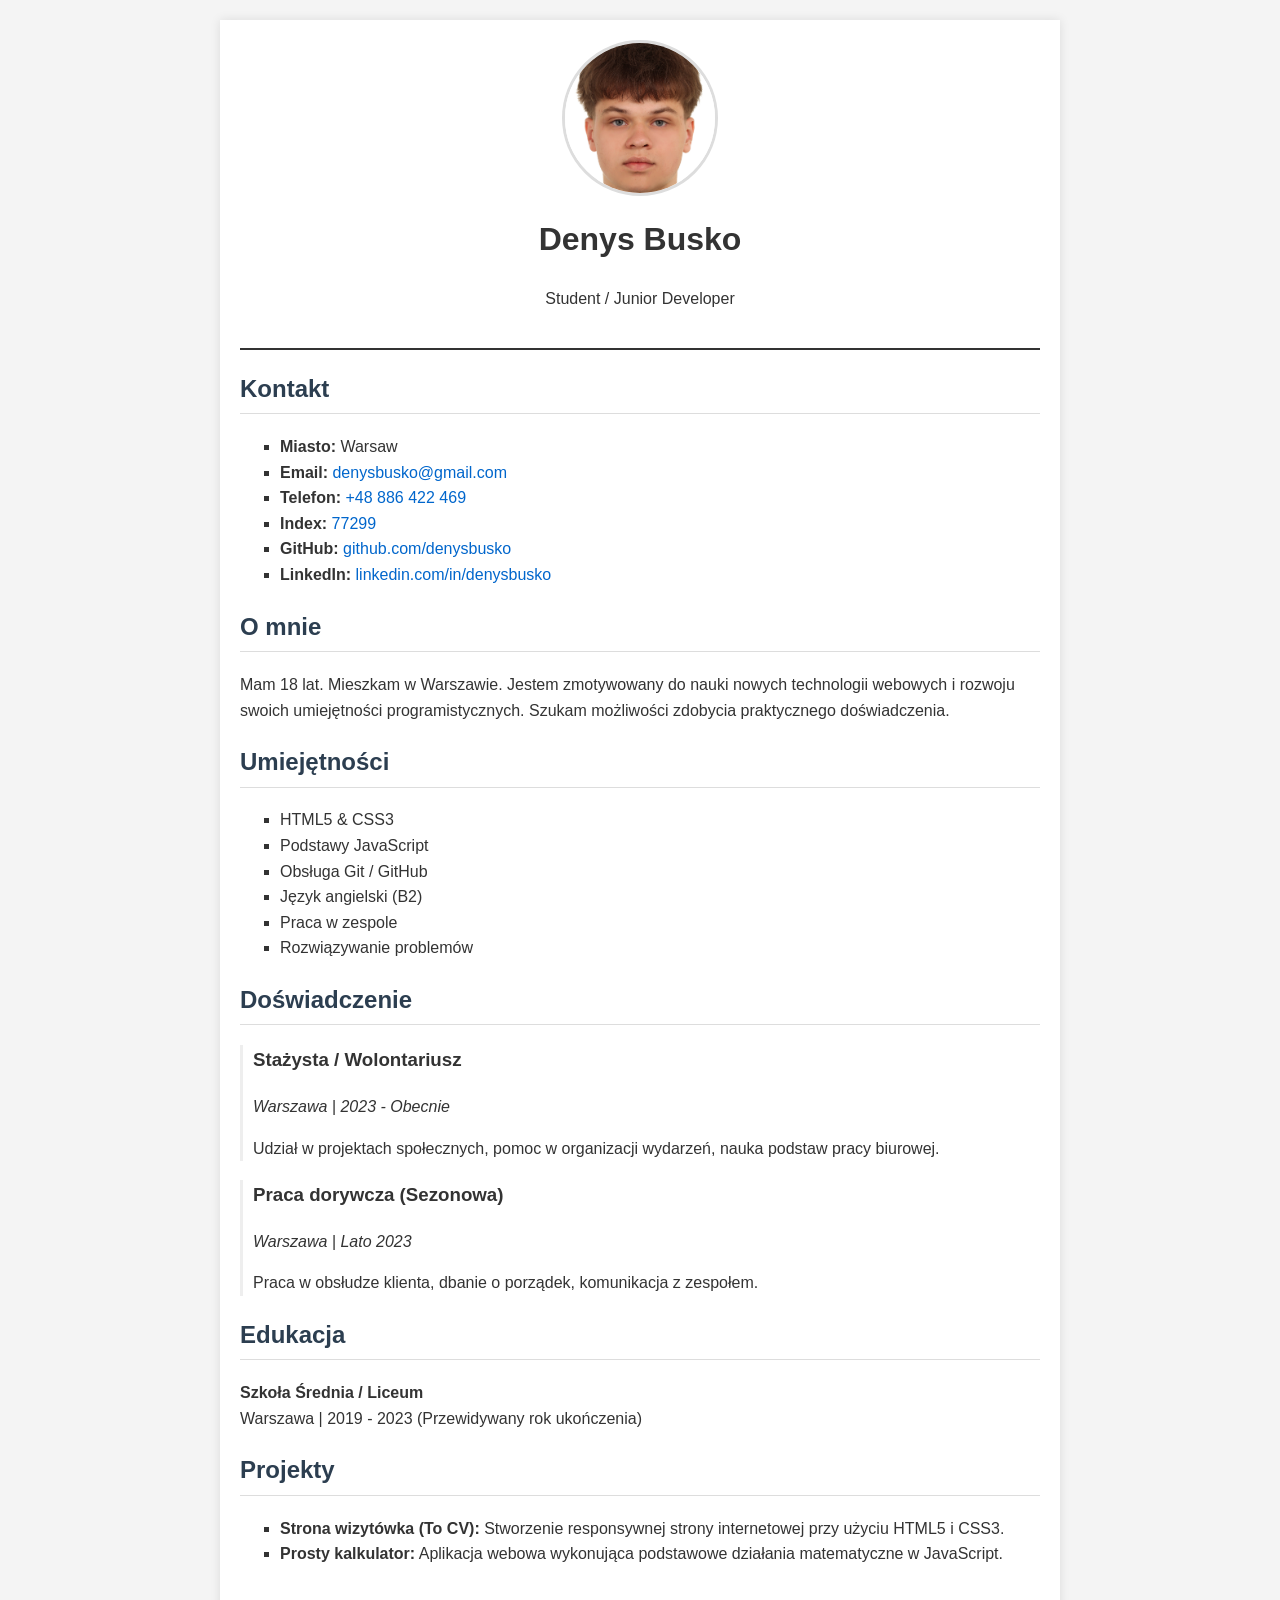
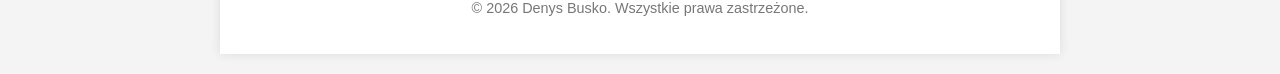
<file: zad1_cv/index.html>
<!DOCTYPE html>
<html lang="pl">
<head>
    <meta charset="UTF-8">
    <meta name="viewport" content="width=device-width, initial-scale=1.0">
    <title>CV - Denys Busko</title>
    <style>
        /* Простые стили для читаемости (не шаблон, а базовое оформление) */
        body {
            font-family: Arial, sans-serif;
            line-height: 1.6;
            margin: 0;
            padding: 0;
            background-color: #f4f4f4;
            color: #333;
        }
        .container {
            max-width: 800px;
            margin: 20px auto;
            background: #fff;
            padding: 20px;
            box-shadow: 0 0 10px rgba(0,0,0,0.1);
        }
        header {
            text-align: center;
            border-bottom: 2px solid #333;
            padding-bottom: 20px;
            margin-bottom: 20px;
        }
        header img {
            width: 150px;
            height: 150px;
            border-radius: 50%;
            object-fit: cover;
            border: 3px solid #ddd;
        }
        h1 { margin-top: 10px; }
        section { margin-bottom: 20px; }
        h2 { border-bottom: 1px solid #ddd; padding-bottom: 5px; color: #2c3e50; }
        ul { list-style-type: square; }
        article { margin-bottom: 15px; padding-left: 10px; border-left: 3px solid #eee; }
        footer { text-align: center; margin-top: 30px; font-size: 0.9em; color: #777; }
        a { color: #0066cc; text-decoration: none; }
        a:hover { text-decoration: underline; }
    </style>
</head>
<body>

    <div class="container">
   
        <header>
           
            <img src="ph.jpg" alt="Zdjęcie Denys Busko">
            <h1>Denys Busko</h1>
            <p>Student / Junior Developer</p>
        </header>

        <main>
            <!-- Sekcja: Kontakt -->
            <section id="kontakt">
                <h2>Kontakt</h2>
                <ul>
                    <li><strong>Miasto:</strong> Warsaw </li>
                    <li><strong>Email:</strong> <a href="mailto:denysbusko@gmail.com">denysbusko@gmail.com</a></li>
                    <li><strong>Telefon:</strong> <a href="tel:+48886422469">+48 886 422 469</a></li>
					<li><strong>Index:</strong> <a href="tel:+48886422469">77299</a></li>
                    <!-- Linki zewnętrzne  -->
                    <li><strong>GitHub:</strong> <a href="https://github.com/" target="_blank" rel="noopener noreferrer">github.com/denysbusko</a></li>
                    <li><strong>LinkedIn:</strong> <a href="https://linkedin.com/" target="_blank" rel="noopener noreferrer">linkedin.com/in/denysbusko</a></li>
                </ul>
            </section>

            <!--  O mnie -->
            <section id="o-mnie">
                <h2>O mnie</h2>
                <p>Mam 18 lat. Mieszkam w Warszawie. Jestem zmotywowany do nauki nowych technologii webowych i rozwoju swoich umiejętności programistycznych. Szukam możliwości zdobycia praktycznego doświadczenia.</p>
            </section>

            <!-- Umiejętności  -->
            <section id="umiejetnosci">
                <h2>Umiejętności</h2>
                <ul>
                    <li>HTML5 & CSS3</li>
                    <li>Podstawy JavaScript</li>
                    <li>Obsługa Git / GitHub</li>
                    <li>Język angielski (B2)</li>
                    <li>Praca w zespole</li>
                    <li>Rozwiązywanie problemów</li>
                </ul>
            </section>

            <!--  Doświadczenie  -->
            <section id="doswiadczenie">
                <h2>Doświadczenie</h2>
                
                <article>
                    <h3>Stażysta / Wolontariusz</h3>
                    <p><em>Warszawa | 2023 - Obecnie</em></p>
                    <p>Udział w projektach społecznych, pomoc w organizacji wydarzeń, nauka podstaw pracy biurowej.</p>
                </article>

                <article>
                    <h3>Praca dorywcza (Sezonowa)</h3>
                    <p><em>Warszawa | Lato 2023</em></p>
                    <p>Praca w obsłudze klienta, dbanie o porządek, komunikacja z zespołem.</p>
                </article>
            </section>

            <!--  Edukacja -->
            <section id="edukacja">
                <h2>Edukacja</h2>
                <p><strong>Szkoła Średnia / Liceum</strong><br>
                Warszawa | 2019 - 2023 (Przewidywany rok ukończenia)</p>
            </section>

            <!--  Projekty  -->
            <section id="projekty">
                <h2>Projekty</h2>
                <ul>
                    <li><strong>Strona wizytówka (To CV):</strong> Stworzenie responsywnej strony internetowej przy użyciu HTML5 i CSS3.</li>
                    <li><strong>Prosty kalkulator:</strong> Aplikacja webowa wykonująca podstawowe działania matematyczne w JavaScript.</li>
                </ul>
            </section>
        </main>

        <footer>
            <p>&copy; 2026 Denys Busko. Wszystkie prawa zastrzeżone.</p>
        </footer>
    </div>

</body>
</html>
</file>
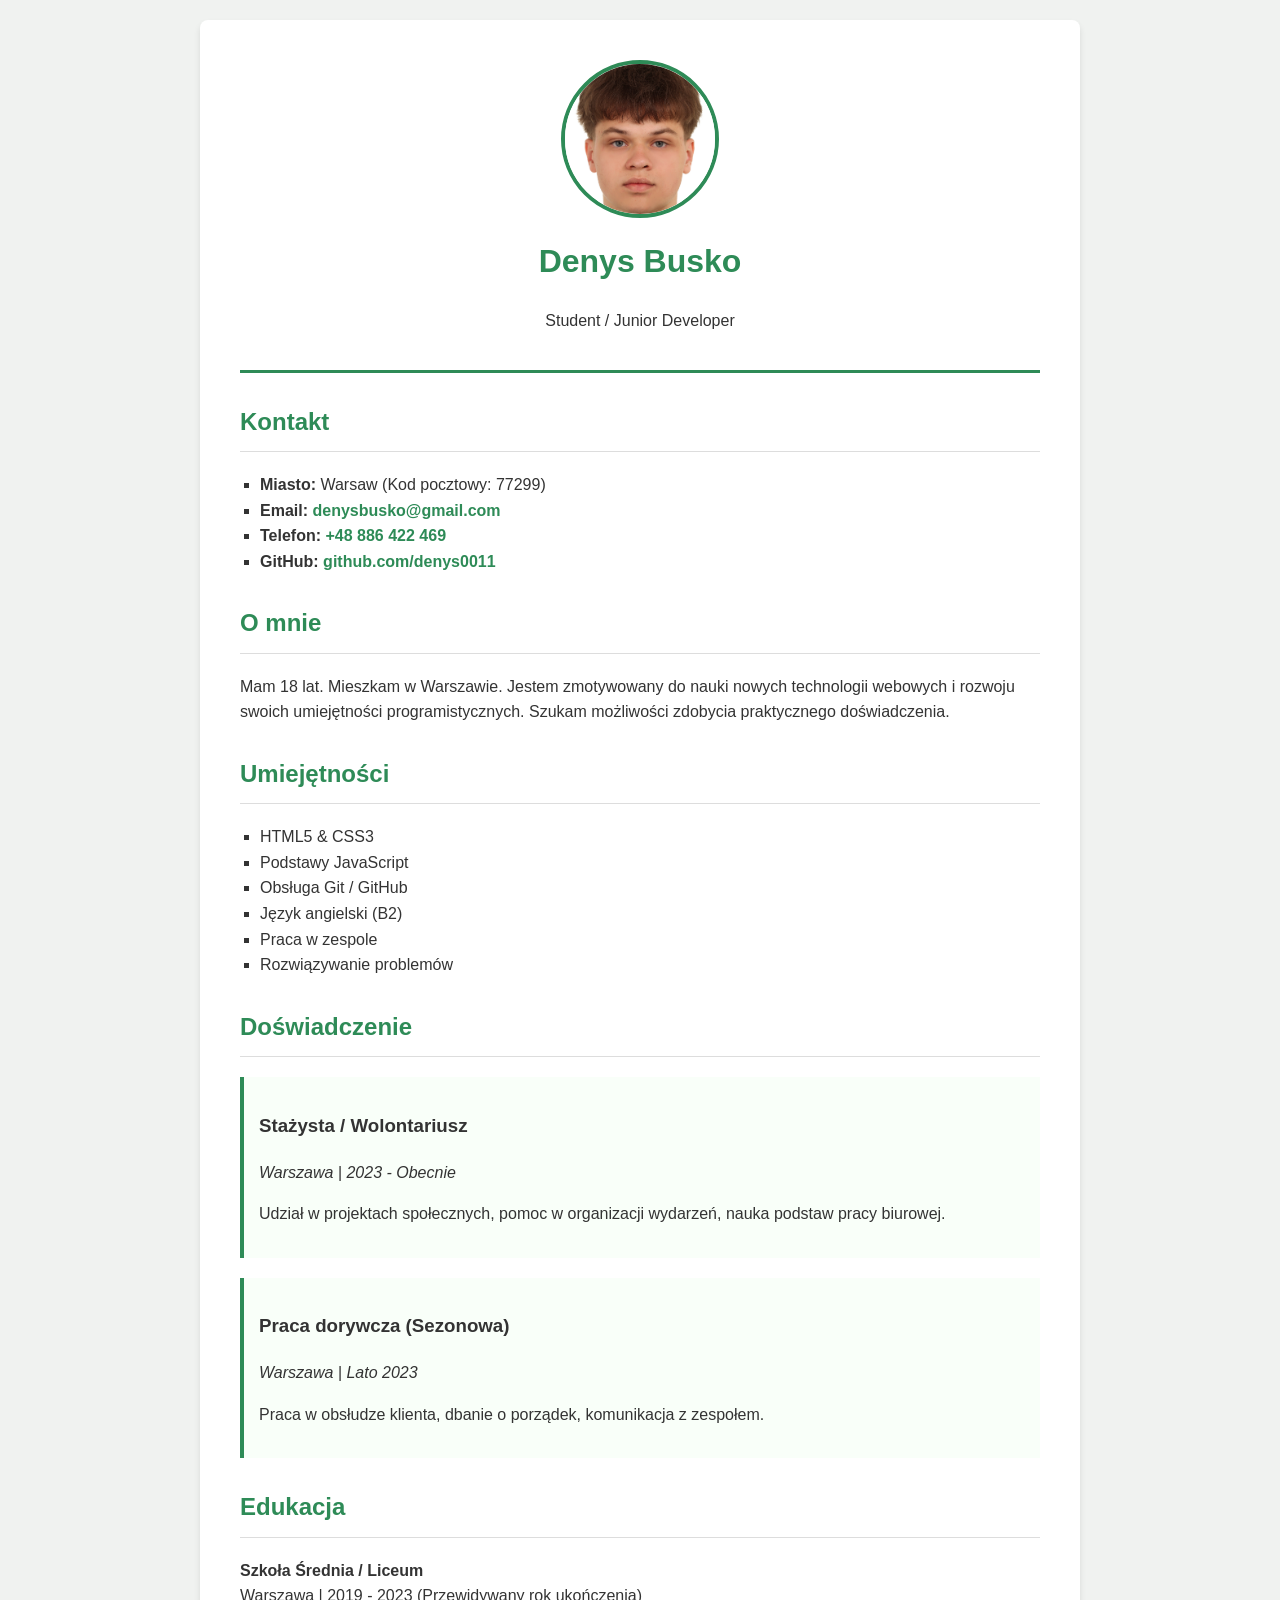
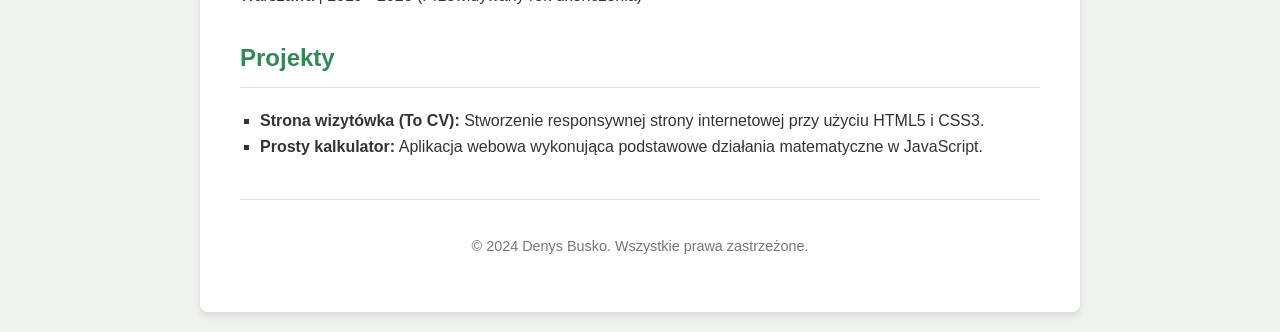
<file: zad2_css/index.html>
<!DOCTYPE html>
<html lang="pl">
<head>
    <meta charset="UTF-8">
    <meta name="viewport" content="width=device-width, initial-scale=1.0">
    <title>CV - Denys Busko</title>
    <!-- Подключение внешнего файла стилей -->
    <link rel="stylesheet" href="styles.css">
</head>
<body>

    <div class="container">
        <header>
            <!-- Убедись, что фото тоже лежит в папке zad2_css -->
            <img src="photo.jpg" alt="Zdjęcie Denys Busko">
            <h1>Denys Busko</h1>
            <p>Student / Junior Developer</p>
        </header>

        <main>
            <section id="kontakt">
                <h2>Kontakt</h2>
                <ul>
                    <li><strong>Miasto:</strong> Warsaw (Kod pocztowy: 77299)</li>
                    <li><strong>Email:</strong> <a href="mailto:denysbusko@gmail.com">denysbusko@gmail.com</a></li>
                    <li><strong>Telefon:</strong> <a href="tel:+48886422469">+48 886 422 469</a></li>
                    <li><strong>GitHub:</strong> <a href="https://github.com/denys0011" target="_blank" rel="noopener noreferrer">github.com/denys0011</a></li>
                </ul>
            </section>

            <section id="o-mnie">
                <h2>O mnie</h2>
                <p>Mam 18 lat. Mieszkam w Warszawie. Jestem zmotywowany do nauki nowych technologii webowych i rozwoju swoich umiejętności programistycznych. Szukam możliwości zdobycia praktycznego doświadczenia.</p>
            </section>

            <section id="umiejetnosci">
                <h2>Umiejętności</h2>
                <ul>
                    <li>HTML5 & CSS3</li>
                    <li>Podstawy JavaScript</li>
                    <li>Obsługa Git / GitHub</li>
                    <li>Język angielski (B2)</li>
                    <li>Praca w zespole</li>
                    <li>Rozwiązywanie problemów</li>
                </ul>
            </section>

            <section id="doswiadczenie">
                <h2>Doświadczenie</h2>
                
                <article>
                    <h3>Stażysta / Wolontariusz</h3>
                    <p><em>Warszawa | 2023 - Obecnie</em></p>
                    <p>Udział w projektach społecznych, pomoc w organizacji wydarzeń, nauka podstaw pracy biurowej.</p>
                </article>

                <article>
                    <h3>Praca dorywcza (Sezonowa)</h3>
                    <p><em>Warszawa | Lato 2023</em></p>
                    <p>Praca w obsłudze klienta, dbanie o porządek, komunikacja z zespołem.</p>
                </article>
            </section>

            <section id="edukacja">
                <h2>Edukacja</h2>
                <p><strong>Szkoła Średnia / Liceum</strong><br>
                Warszawa | 2019 - 2023 (Przewidywany rok ukończenia)</p>
            </section>

            <section id="projekty">
                <h2>Projekty</h2>
                <ul>
                    <li><strong>Strona wizytówka (To CV):</strong> Stworzenie responsywnej strony internetowej przy użyciu HTML5 i CSS3.</li>
                    <li><strong>Prosty kalkulator:</strong> Aplikacja webowa wykonująca podstawowe działania matematyczne w JavaScript.</li>
                </ul>
            </section>
        </main>

        <footer>
            <p>&copy; 2024 Denys Busko. Wszystkie prawa zastrzeżone.</p>
        </footer>
    </div>

</body>
</html>
</file>
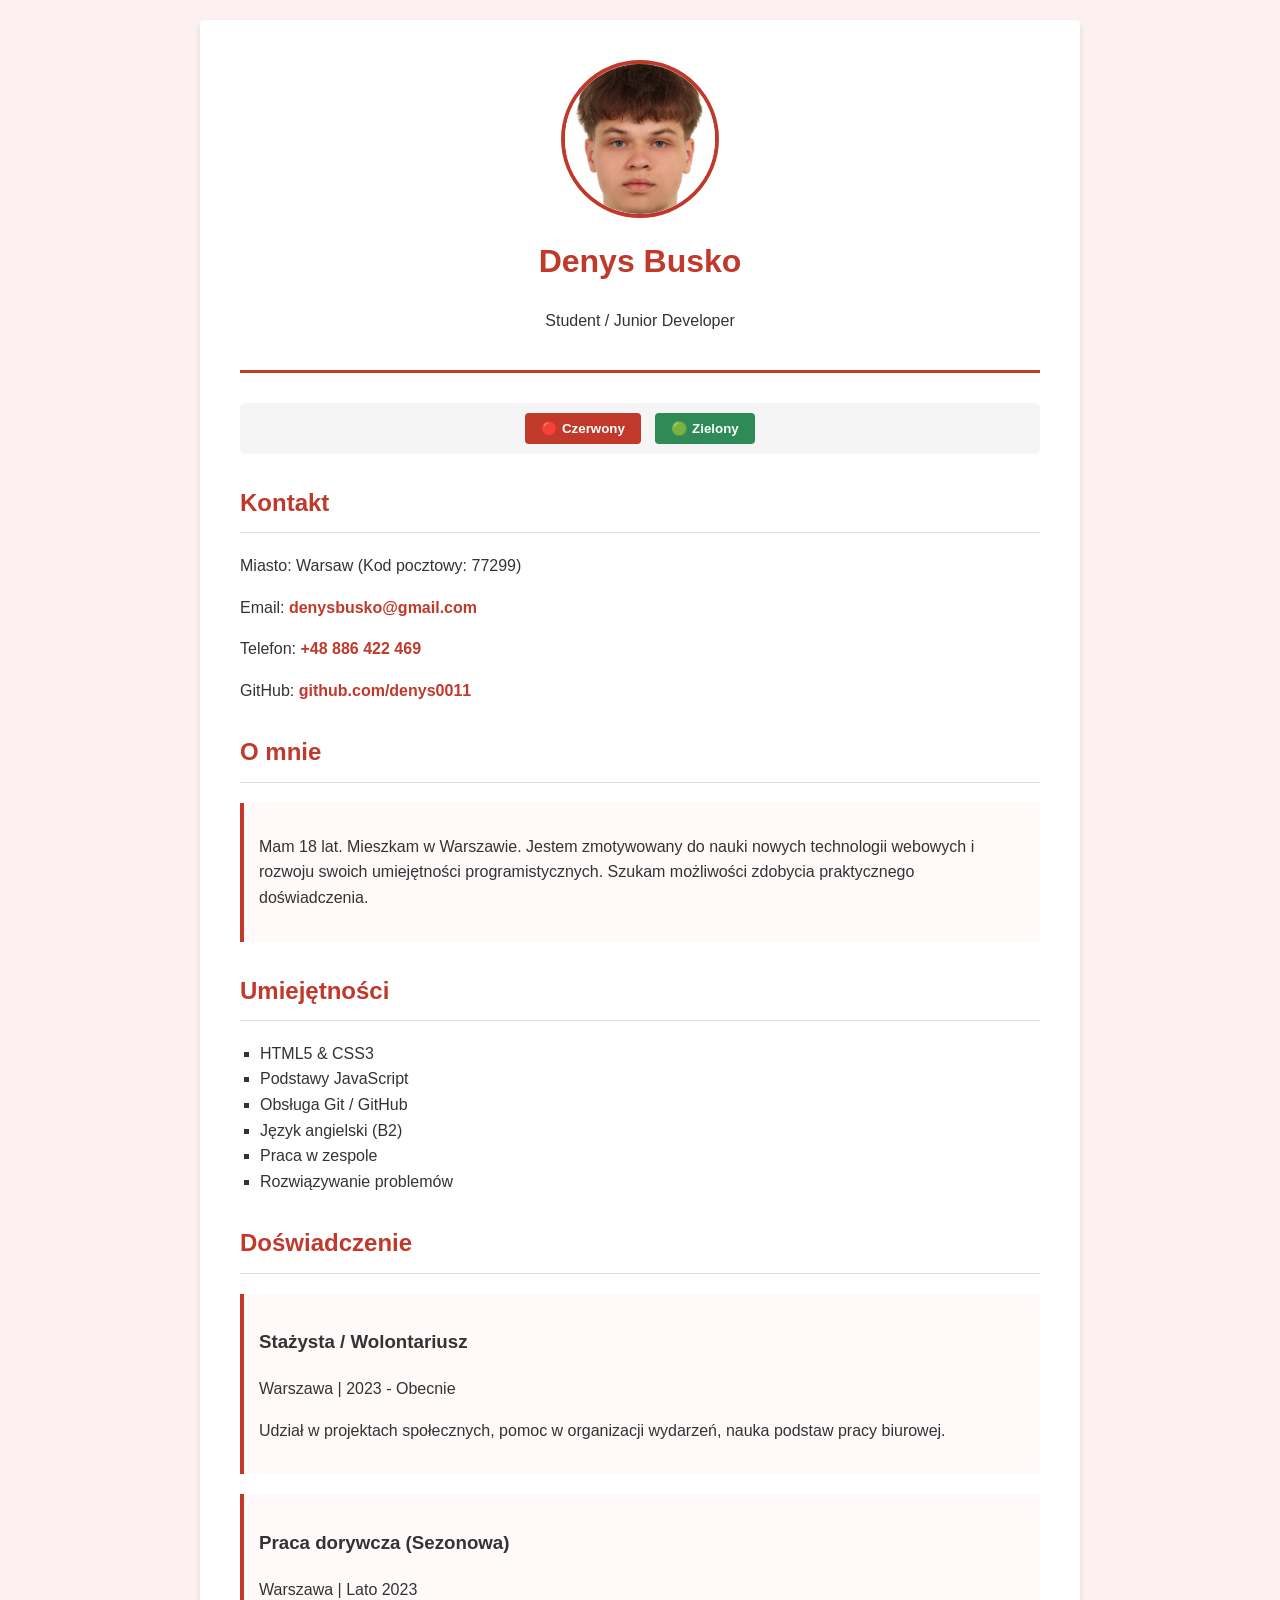
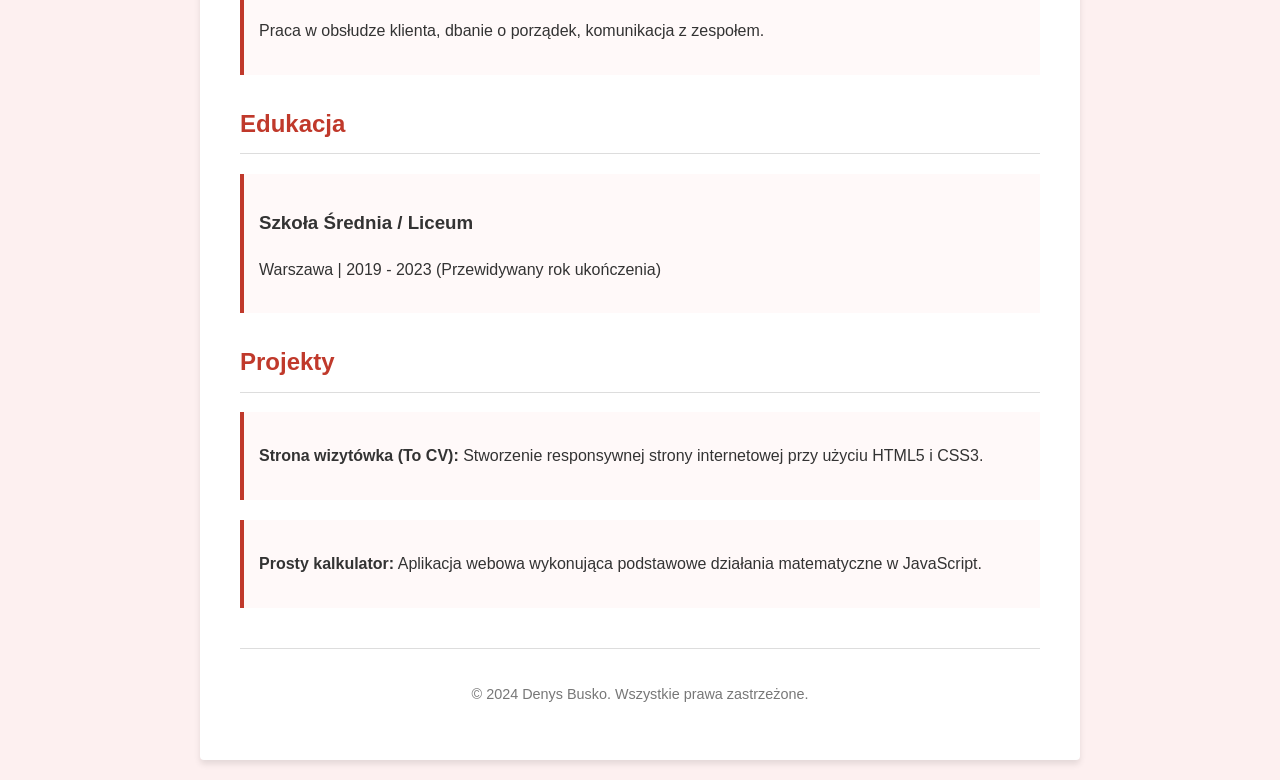
<file: zad3_css/index.html>
<!DOCTYPE html>
<html lang="pl">
<head>
    <meta charset="UTF-8">
    <meta name="viewport" content="width=device-width, initial-scale=1.0">
    <title>CV - Denys Busko</title>
    <!-- ✅ По умолчанию подключён красный мотив (требование задания) -->
    <link rel="stylesheet" href="red.css">
</head>
<body>
    <div class="container">
        <header>
            <!--  Фотография должна быть ВНУТРИ header, чтобы сработали стили -->
            <img src="photo.jpg" alt="Zdjęcie Denys Busko">
            <h1>Denys Busko</h1>
            <p>Student / Junior Developer</p>
        </header>

        <!-- 🎨 Переключатель тем (добавлен для удобства) -->
        <div style="text-align:center; margin-bottom:20px; padding:10px; background:#f5f5f5; border-radius:6px;">
            <button onclick="document.querySelector('link[rel=stylesheet]').href='red.css'" 
                    style="padding:8px 16px; margin:0 5px; background:#c0392b; color:#fff; border:none; border-radius:4px; cursor:pointer; font-weight:bold;">
                🔴 Czerwony
            </button>
            <button onclick="document.querySelector('link[rel=stylesheet]').href='green.css'" 
                    style="padding:8px 16px; margin:0 5px; background:#2e8b57; color:#fff; border:none; border-radius:4px; cursor:pointer; font-weight:bold;">
                🟢 Zielony
            </button>
        </div>

        <main>
            <section>
                <h2>Kontakt</h2>
                <p>Miasto: Warsaw (Kod pocztowy: 77299)</p>
                <p>Email: <a href="mailto:denysbusko@gmail.com">denysbusko@gmail.com</a></p>
                <p>Telefon: <a href="tel:+48886422469">+48 886 422 469</a></p>
                <p>GitHub: <a href="https://github.com/denys0011" target="_blank">github.com/denys0011</a></p>
            </section>

            <section>
                <h2>O mnie</h2>
                <article>
                    <p>Mam 18 lat. Mieszkam w Warszawie. Jestem zmotywowany do nauki nowych technologii webowych i rozwoju swoich umiejętności programistycznych. Szukam możliwości zdobycia praktycznego doświadczenia.</p>
                </article>
            </section>

            <section>
                <h2>Umiejętności</h2>
                <ul>
                    <li>HTML5 & CSS3</li>
                    <li>Podstawy JavaScript</li>
                    <li>Obsługa Git / GitHub</li>
                    <li>Język angielski (B2)</li>
                    <li>Praca w zespole</li>
                    <li>Rozwiązywanie problemów</li>
                </ul>
            </section>

            <section>
                <h2>Doświadczenie</h2>
                <article>
                    <h3>Stażysta / Wolontariusz</h3>
                    <p>Warszawa | 2023 - Obecnie</p>
                    <p>Udział w projektach społecznych, pomoc w organizacji wydarzeń, nauka podstaw pracy biurowej.</p>
                </article>
                <article>
                    <h3>Praca dorywcza (Sezonowa)</h3>
                    <p>Warszawa | Lato 2023</p>
                    <p>Praca w obsłudze klienta, dbanie o porządek, komunikacja z zespołem.</p>
                </article>
            </section>

            <section>
                <h2>Edukacja</h2>
                <article>
                    <h3>Szkoła Średnia / Liceum</h3>
                    <p>Warszawa | 2019 - 2023 (Przewidywany rok ukończenia)</p>
                </article>
            </section>

            <section>
                <h2>Projekty</h2>
                <article>
                    <p><strong>Strona wizytówka (To CV):</strong> Stworzenie responsywnej strony internetowej przy użyciu HTML5 i CSS3.</p>
                </article>
                <article>
                    <p><strong>Prosty kalkulator:</strong> Aplikacja webowa wykonująca podstawowe działania matematyczne w JavaScript.</p>
                </article>
            </section>
        </main>

        <footer>
            <p>&copy; 2024 Denys Busko. Wszystkie prawa zastrzeżone.</p>
        </footer>
    </div>
</body>
</html>
</file>
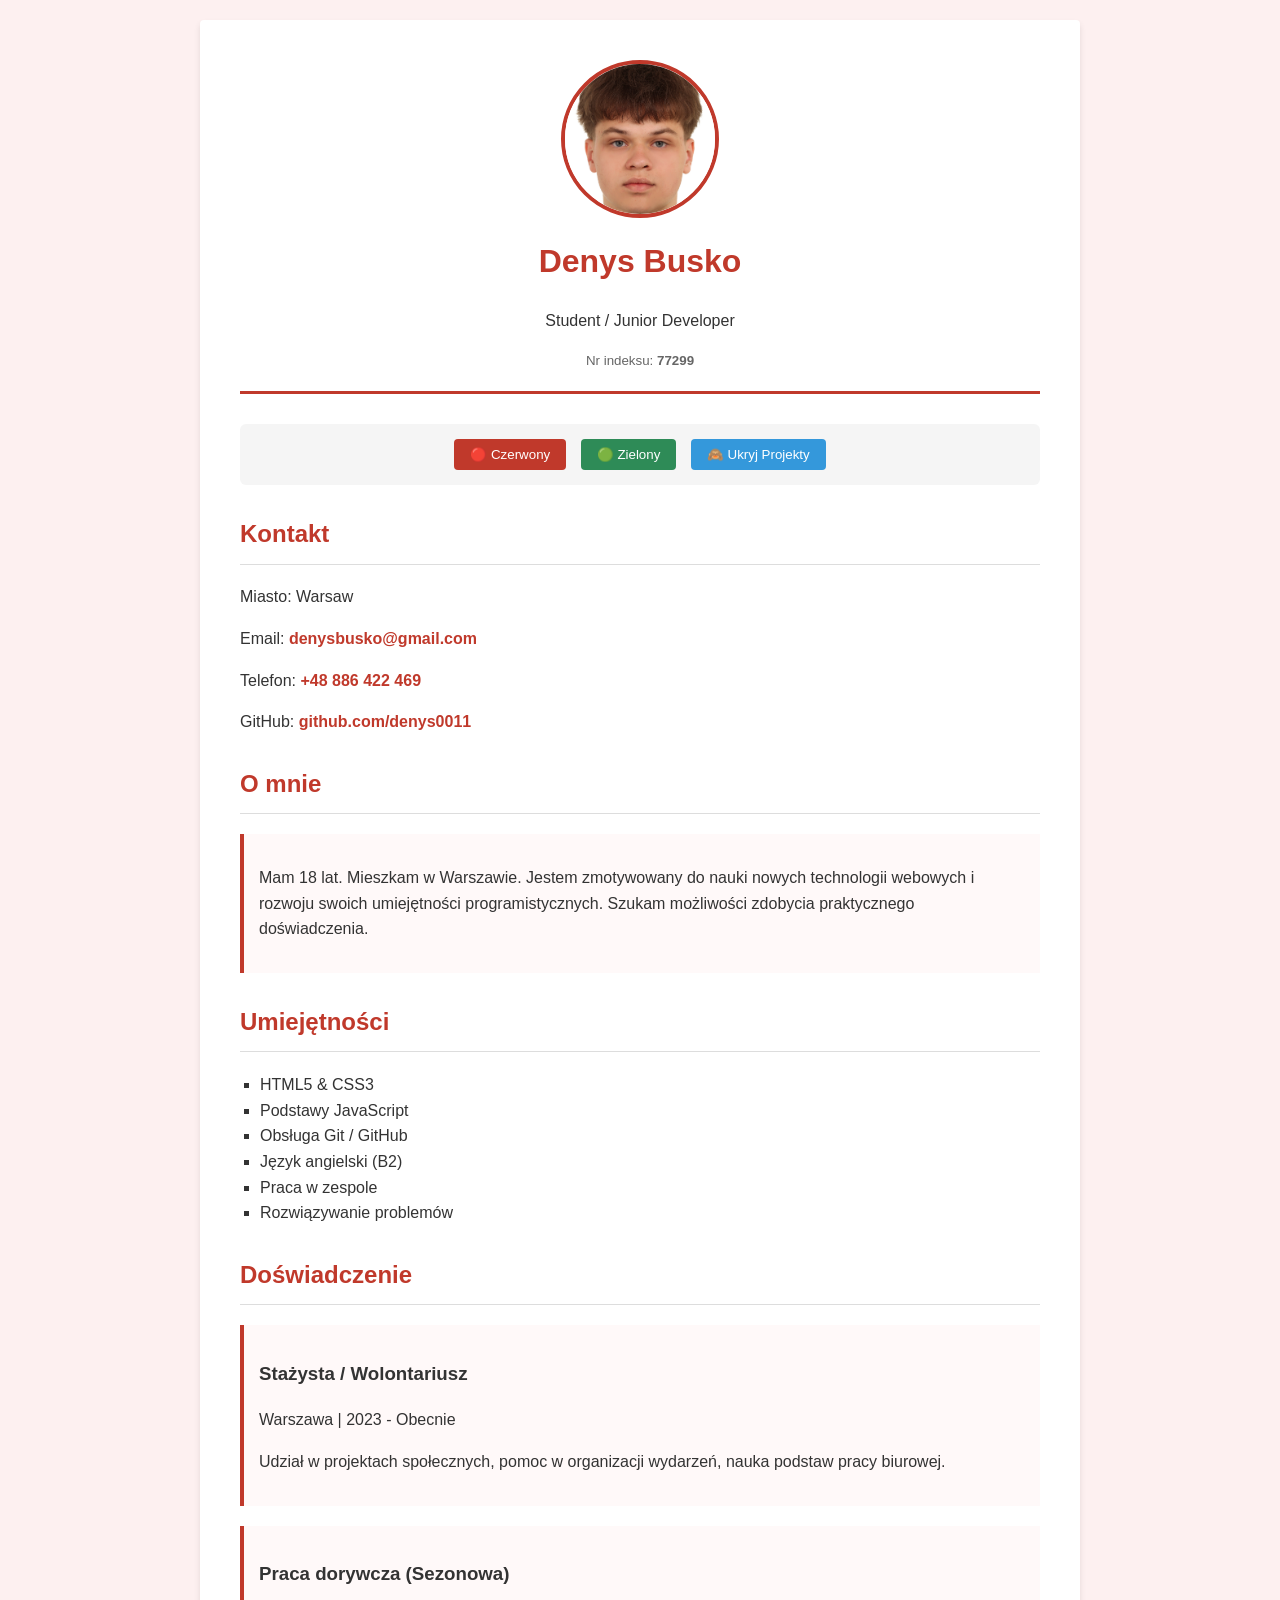
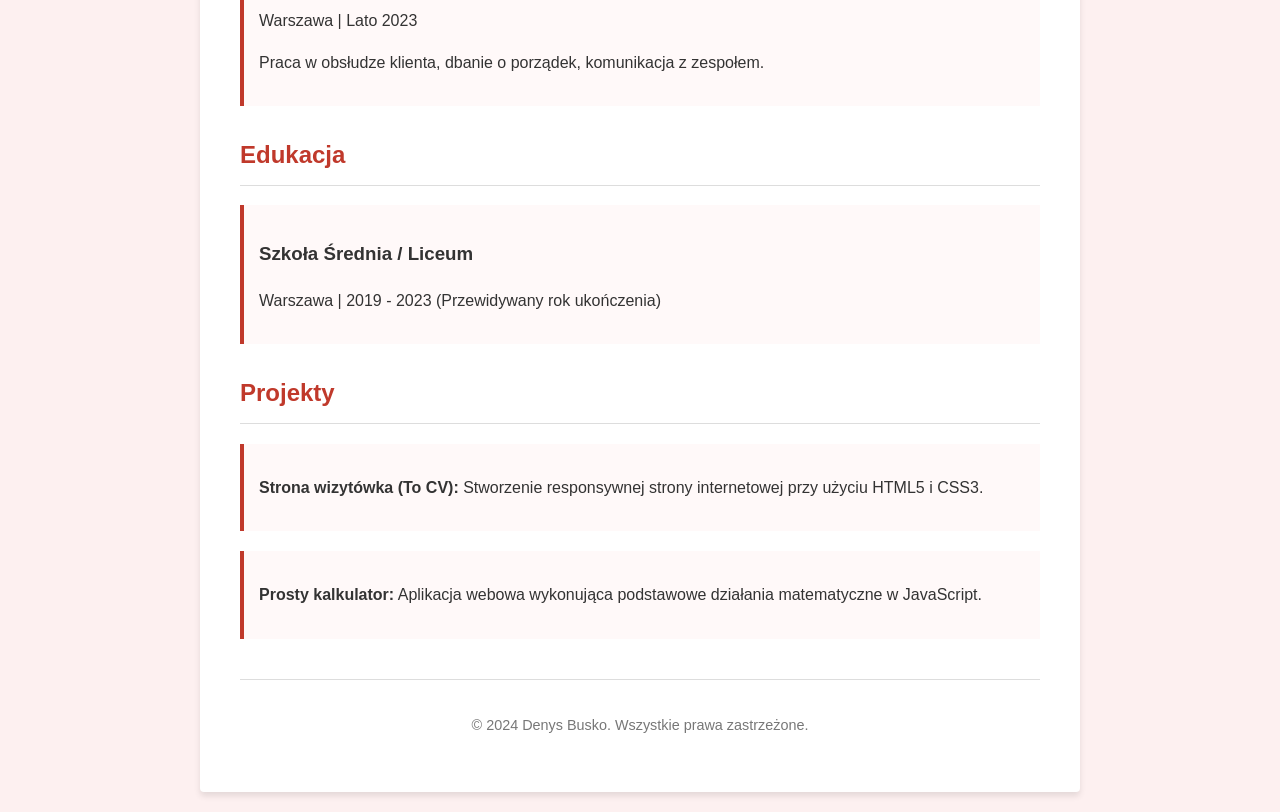
<file: zad4_interakcja/index.html>
<!DOCTYPE html>
<html lang="pl">
<head>
    <meta charset="UTF-8">
    <meta name="viewport" content="width=device-width, initial-scale=1.0">
    <title>CV - Denys Busko | Zadanie 4</title>
    <!-- ✅ По умолчанию красный мотив (требование) -->
    <link rel="stylesheet" href="red.css">
    <!-- ✅ Подключаем JavaScript -->
    <script src="script.js" defer></script>
    <!-- 🔖 Номер индекса в коде (замени на свой!) -->
    <meta name="student-index" content="77299">
</head>
<body>
    <div class="container">
        <header>
            <img src="photo.jpg" alt="Zdjęcie Denys Busko">
            <h1>Denys Busko</h1>
            <p>Student / Junior Developer</p>
            <!-- 🔖 Номер индекса на странице -->
            <small style="display:block; margin-top:10px; color:#666;">
                Nr indeksu: <strong>77299</strong> 
            </small>
        </header>

        <!-- 🎨 Панель управления (кнопки) -->
        <div style="text-align:center; margin:20px 0; padding:15px; background:#f5f5f5; border-radius:6px;">
            <button id="theme-red-btn" style="padding:8px 16px; margin:0 5px; background:#c0392b; color:#fff; border:none; border-radius:4px; cursor:pointer;">
                🔴 Czerwony
            </button>
            <button id="theme-green-btn" style="padding:8px 16px; margin:0 5px; background:#2e8b57; color:#fff; border:none; border-radius:4px; cursor:pointer;">
                🟢 Zielony
            </button>
            <button id="toggle-projects-btn" style="padding:8px 16px; margin:0 5px; background:#3498db; color:#fff; border:none; border-radius:4px; cursor:pointer;">
                🙈 Ukryj Projekty
            </button>
        </div>

        <main>
            <section>
                <h2>Kontakt</h2>
                <p>Miasto: Warsaw </p>
                <p>Email: <a href="mailto:denysbusko@gmail.com">denysbusko@gmail.com</a></p>
                <p>Telefon: <a href="tel:+48886422469">+48 886 422 469</a></p>
                <p>GitHub: <a href="https://github.com/denys0011" target="_blank">github.com/denys0011</a></p>
            </section>

            <section>
                <h2>O mnie</h2>
                <article>
                    <p>Mam 18 lat. Mieszkam w Warszawie. Jestem zmotywowany do nauki nowych technologii webowych i rozwoju swoich umiejętności programistycznych. Szukam możliwości zdobycia praktycznego doświadczenia.</p>
                </article>
            </section>

            <section>
                <h2>Umiejętności</h2>
                <ul>
                    <li>HTML5 & CSS3</li>
                    <li>Podstawy JavaScript</li>
                    <li>Obsługa Git / GitHub</li>
                    <li>Język angielski (B2)</li>
                    <li>Praca w zespole</li>
                    <li>Rozwiązywanie problemów</li>
                </ul>
            </section>

            <section>
                <h2>Doświadczenie</h2>
                <article>
                    <h3>Stażysta / Wolontariusz</h3>
                    <p>Warszawa | 2023 - Obecnie</p>
                    <p>Udział w projektach społecznych, pomoc w organizacji wydarzeń, nauka podstaw pracy biurowej.</p>
                </article>
                <article>
                    <h3>Praca dorywcza (Sezonowa)</h3>
                    <p>Warszawa | Lato 2023</p>
                    <p>Praca w obsłudze klienta, dbanie o porządek, komunikacja z zespołem.</p>
                </article>
            </section>

            <section>
                <h2>Edukacja</h2>
                <article>
                    <h3>Szkoła Średnia / Liceum</h3>
                    <p>Warszawa | 2019 - 2023 (Przewidywany rok ukończenia)</p>
                </article>
            </section>

            <!-- ✅ Секция "Projekty" с ID для JS -->
            <section id="projekty-section">
                <h2>Projekty</h2>
                <article>
                    <p><strong>Strona wizytówka (To CV):</strong> Stworzenie responsywnej strony internetowej przy użyciu HTML5 i CSS3.</p>
                </article>
                <article>
                    <p><strong>Prosty kalkulator:</strong> Aplikacja webowa wykonująca podstawowe działania matematyczne w JavaScript.</p>
                </article>
            </section>
        </main>

        <footer>
            <p>&copy; 2024 Denys Busko. Wszystkie prawa zastrzeżone.</p>
        </footer>
    </div>
</body>
</html>
</file>
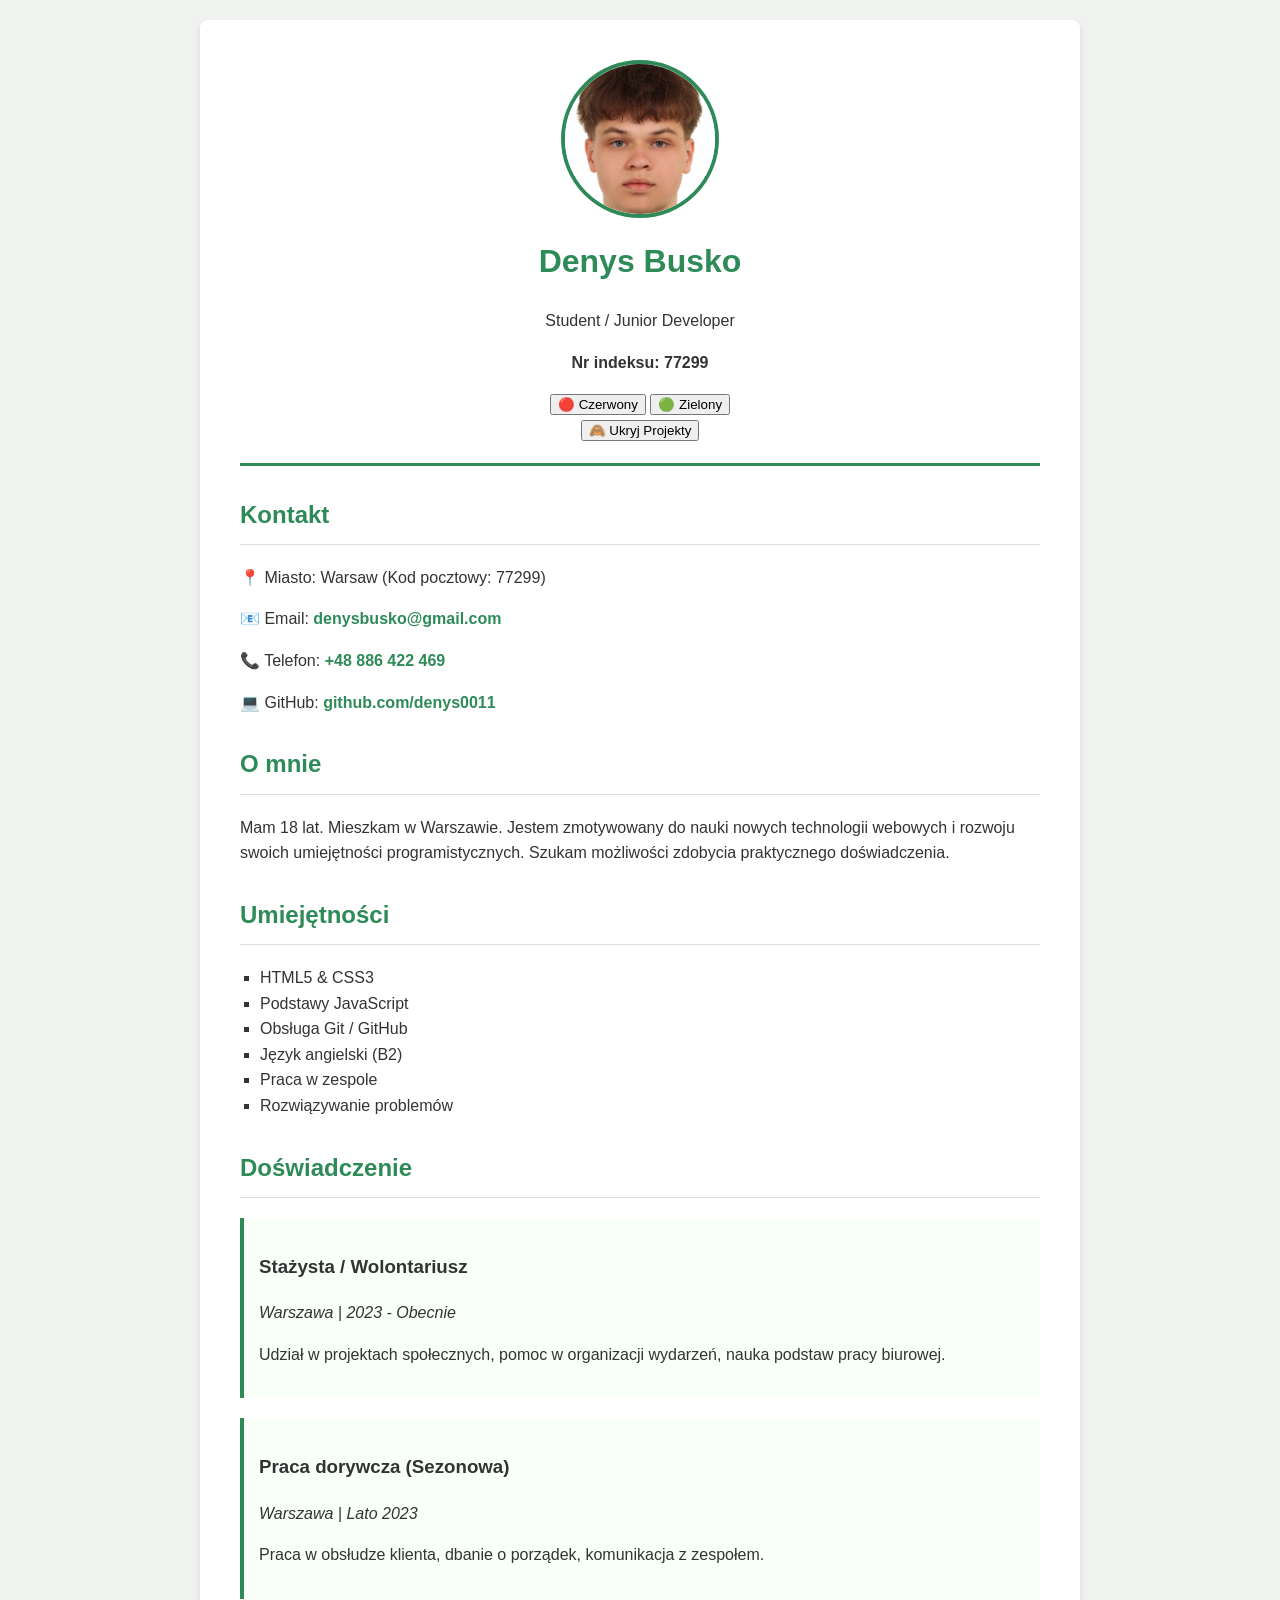
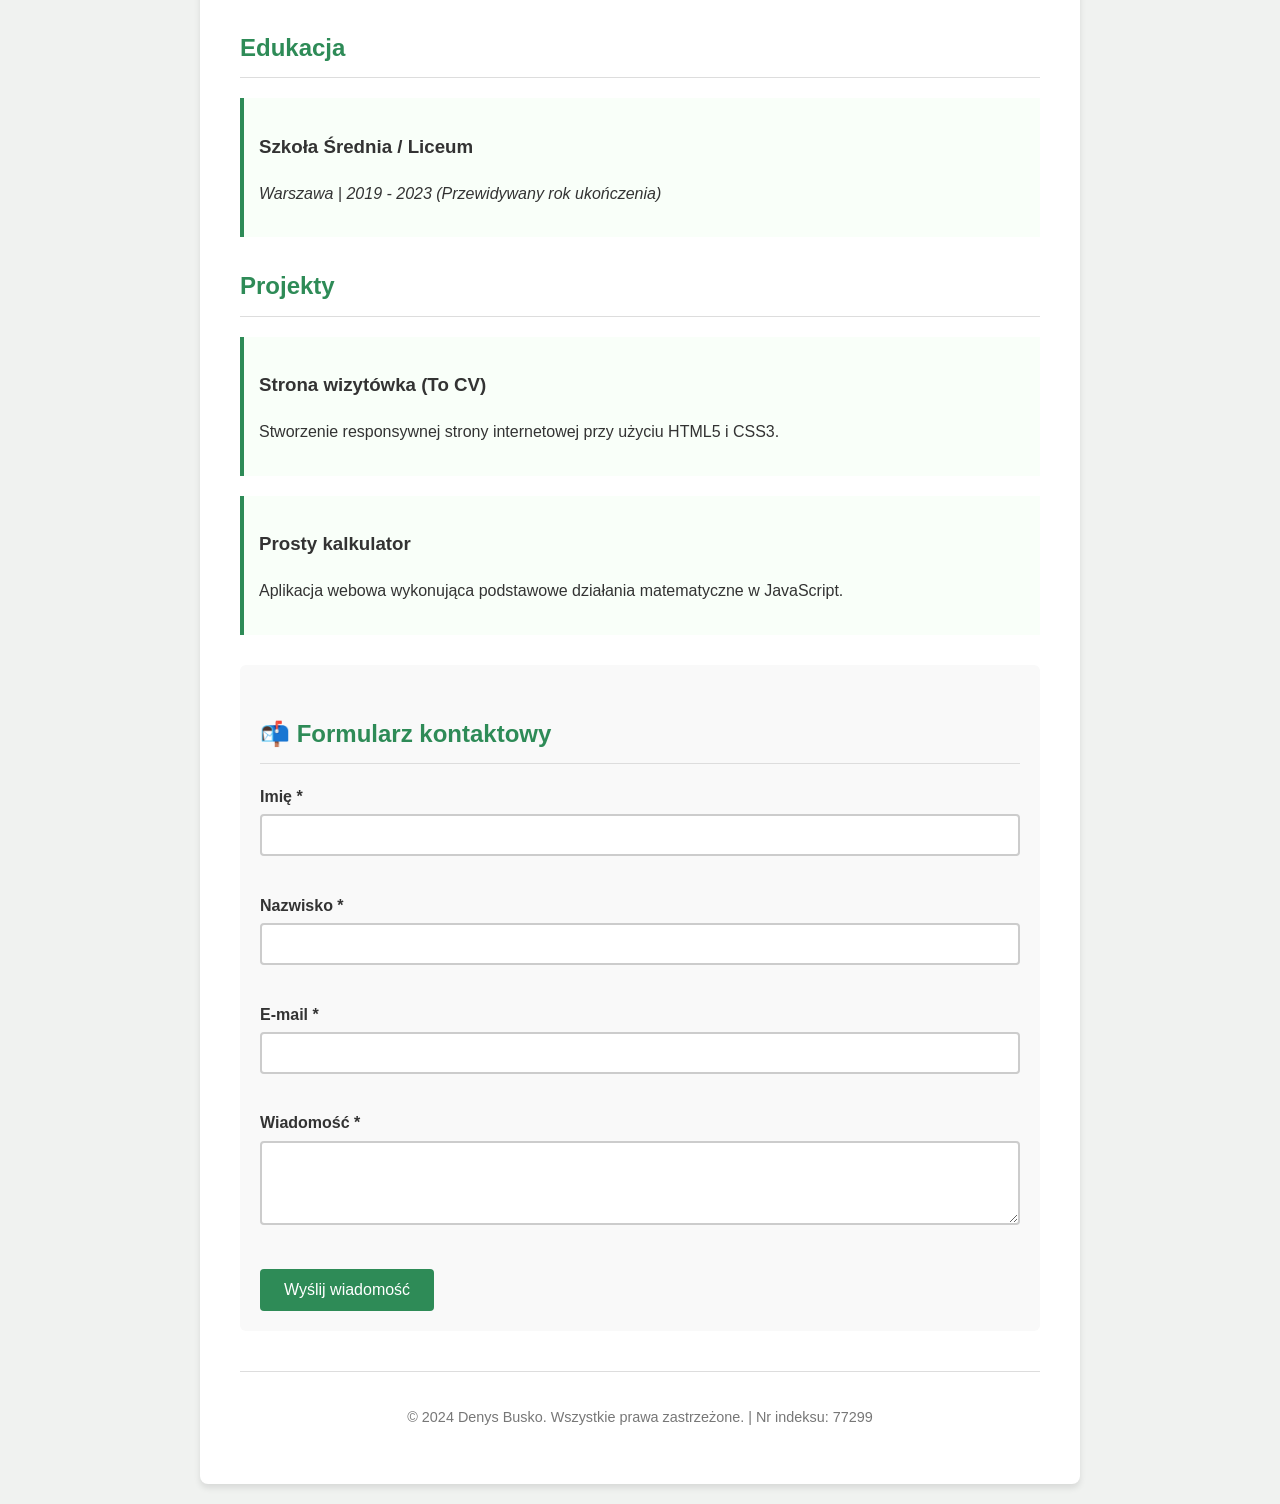
<file: zad5/index.html>
<!DOCTYPE html>
<html lang="pl">
<head>
  <meta charset="UTF-8">
  <meta name="viewport" content="width=device-width, initial-scale=1.0">
  <title>CV - Denys Busko | Zadanie 5</title>
  <link rel="stylesheet" href="green.css" id="theme-style">
  <!-- Denys Busko 77299 -->
</head>
<body>
  <div class="container">
    <header>
      <!-- ✅ ФОТО ПРОФИЛЯ -->
      <img src="photo.jpg" alt="Zdjęcie profilowe - Denys Busko">
      
      <h1>Denys Busko</h1>
      <p>Student / Junior Developer</p>
      <p><strong>Nr indeksu: 77299</strong></p>
      
      <div class="theme-switcher">
        <button id="theme-red-btn">🔴 Czerwony</button>
        <button id="theme-green-btn">🟢 Zielony</button>
      </div>
      
      <button id="toggle-projects-btn">🙈 Ukryj Projekty</button>
    </header>

    <section id="kontakt">
      <h2>Kontakt</h2>
      <p>📍 Miasto: Warsaw (Kod pocztowy: 77299)</p>
      <p>📧 Email: <a href="mailto:denysbusko@gmail.com">denysbusko@gmail.com</a></p>
      <p>📞 Telefon: <a href="tel:+48886422469">+48 886 422 469</a></p>
      <p>💻 GitHub: <a href="https://github.com/denys0011" target="_blank">github.com/denys0011</a></p>
    </section>

    <section id="o-mnie">
      <h2>O mnie</h2>
      <p>Mam 18 lat. Mieszkam w Warszawie. Jestem zmotywowany do nauki nowych technologii webowych i rozwoju swoich umiejętności programistycznych. Szukam możliwości zdobycia praktycznego doświadczenia.</p>
    </section>

    <section id="umiejetnosci">
      <h2>Umiejętności</h2>
      <ul>
        <li>HTML5 & CSS3</li>
        <li>Podstawy JavaScript</li>
        <li>Obsługa Git / GitHub</li>
        <li>Język angielski (B2)</li>
        <li>Praca w zespole</li>
        <li>Rozwiązywanie problemów</li>
      </ul>
    </section>

    <section id="doswiadczenie">
      <h2>Doświadczenie</h2>
      <article>
        <h3>Stażysta / Wolontariusz</h3>
        <p><em>Warszawa | 2023 - Obecnie</em></p>
        <p>Udział w projektach społecznych, pomoc w organizacji wydarzeń, nauka podstaw pracy biurowej.</p>
      </article>
      <article>
        <h3>Praca dorywcza (Sezonowa)</h3>
        <p><em>Warszawa | Lato 2023</em></p>
        <p>Praca w obsłudze klienta, dbanie o porządek, komunikacja z zespołem.</p>
      </article>
    </section>

    <section id="edukacja">
      <h2>Edukacja</h2>
      <article>
        <h3>Szkoła Średnia / Liceum</h3>
        <p><em>Warszawa | 2019 - 2023 (Przewidywany rok ukończenia)</em></p>
      </article>
    </section>

    <section id="projekty-section">
      <h2>Projekty</h2>
      <article>
        <h3>Strona wizytówka (To CV)</h3>
        <p>Stworzenie responsywnej strony internetowej przy użyciu HTML5 i CSS3.</p>
      </article>
      <article>
        <h3>Prosty kalkulator</h3>
        <p>Aplikacja webowa wykonująca podstawowe działania matematyczne w JavaScript.</p>
      </article>
    </section>

    <!-- ✅ ZADANIE 5: Formularz kontaktowy -->
    <section id="kontakt-form-section">
      <h2>📬 Formularz kontaktowy</h2>
      <form id="contact-form" novalidate>
        <div class="form-group">
          <label for="firstName">Imię *</label>
          <input type="text" id="firstName" name="firstName" placeholder=" " required>
          <span class="error-msg" id="firstName-error"></span>
        </div>

        <div class="form-group">
          <label for="lastName">Nazwisko *</label>
          <input type="text" id="lastName" name="lastName" placeholder=" " required>
          <span class="error-msg" id="lastName-error"></span>
        </div>

        <div class="form-group">
          <label for="email">E-mail *</label>
          <input type="email" id="email" name="email" placeholder=" " required>
          <span class="error-msg" id="email-error"></span>
        </div>

        <div class="form-group">
          <label for="message">Wiadomość *</label>
          <textarea id="message" name="message" rows="4" placeholder=" " required></textarea>
          <span class="error-msg" id="message-error"></span>
        </div>

        <button type="submit" class="submit-btn">Wyślij wiadomość</button>
        <p class="success-msg" id="success-message">✅ Wiadomość wysłana! (demo) - Denys Busko 77299</p>
      </form>
    </section>

    <footer>
      <p>&copy; 2024 Denys Busko. Wszystkie prawa zastrzeżone. | Nr indeksu: 77299</p>
    </footer>
  </div>

  <script src="script.js"></script>
</body>
</html>
</file>
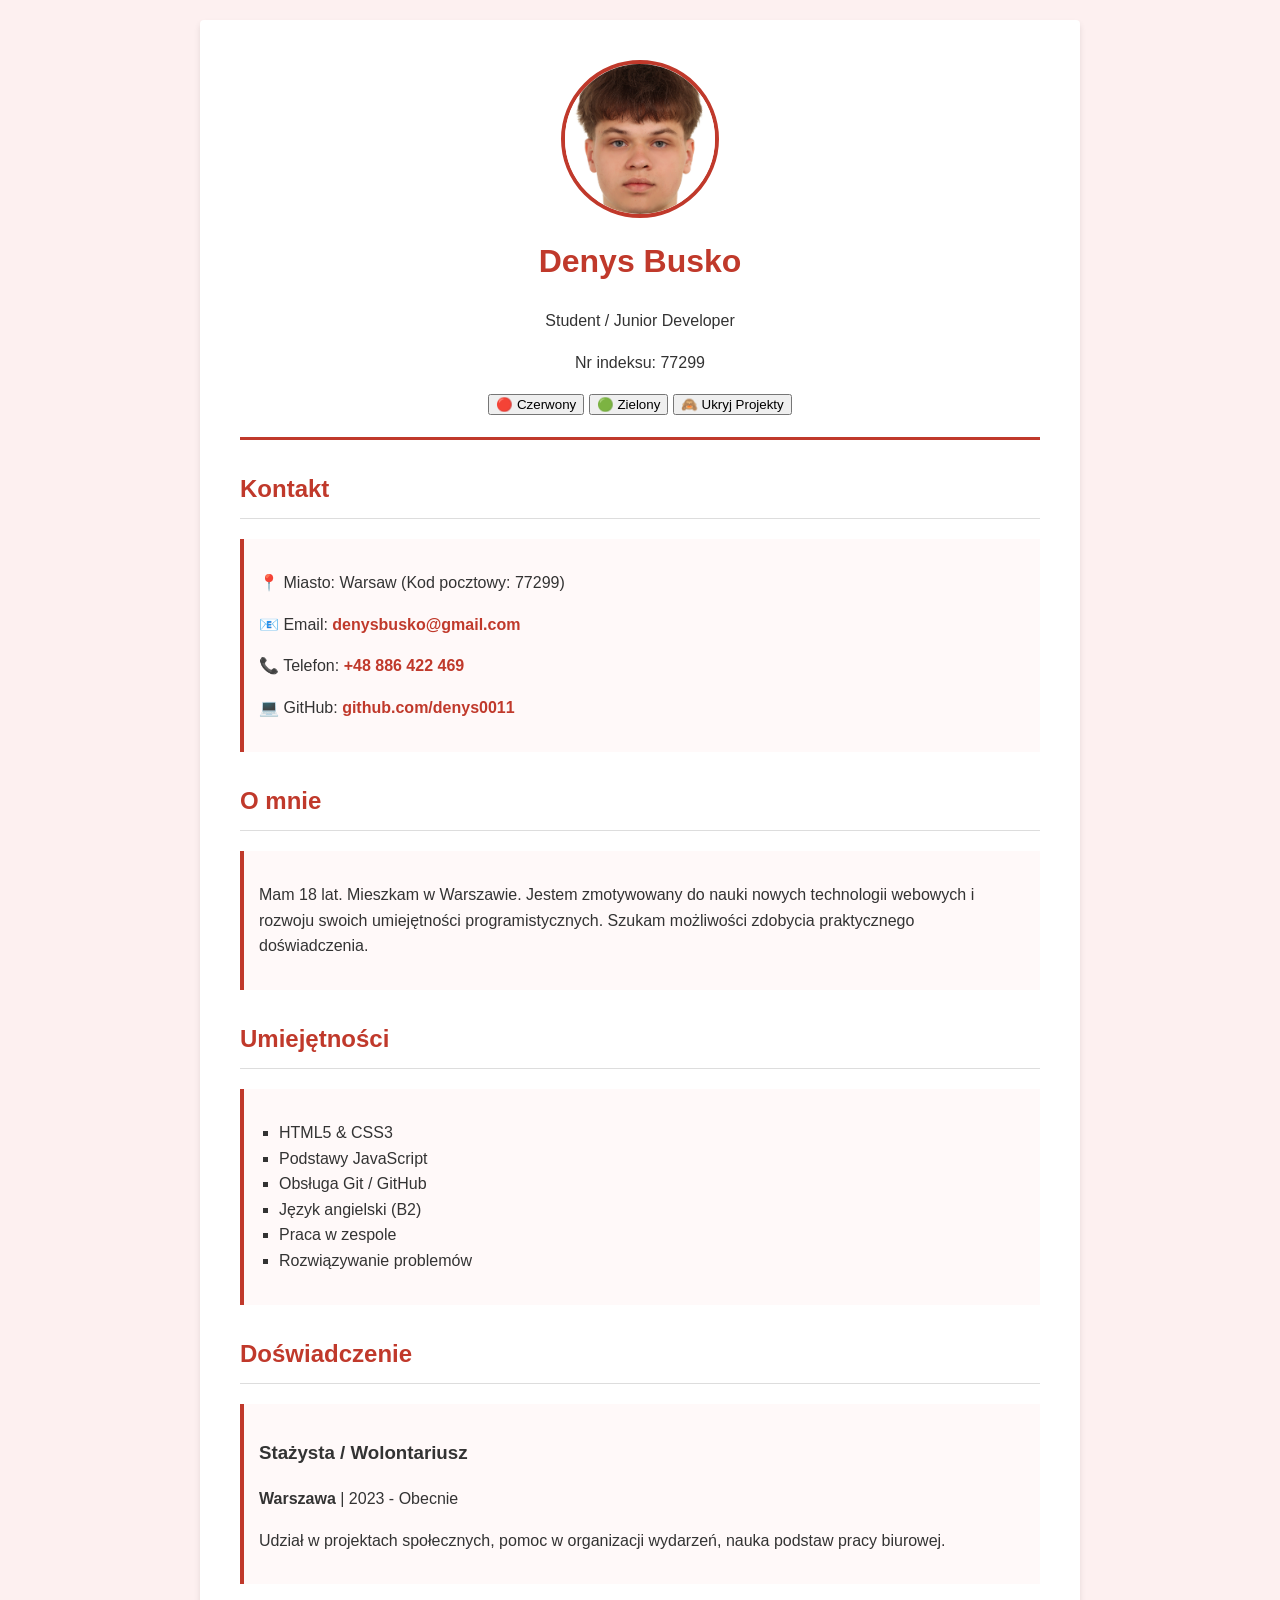
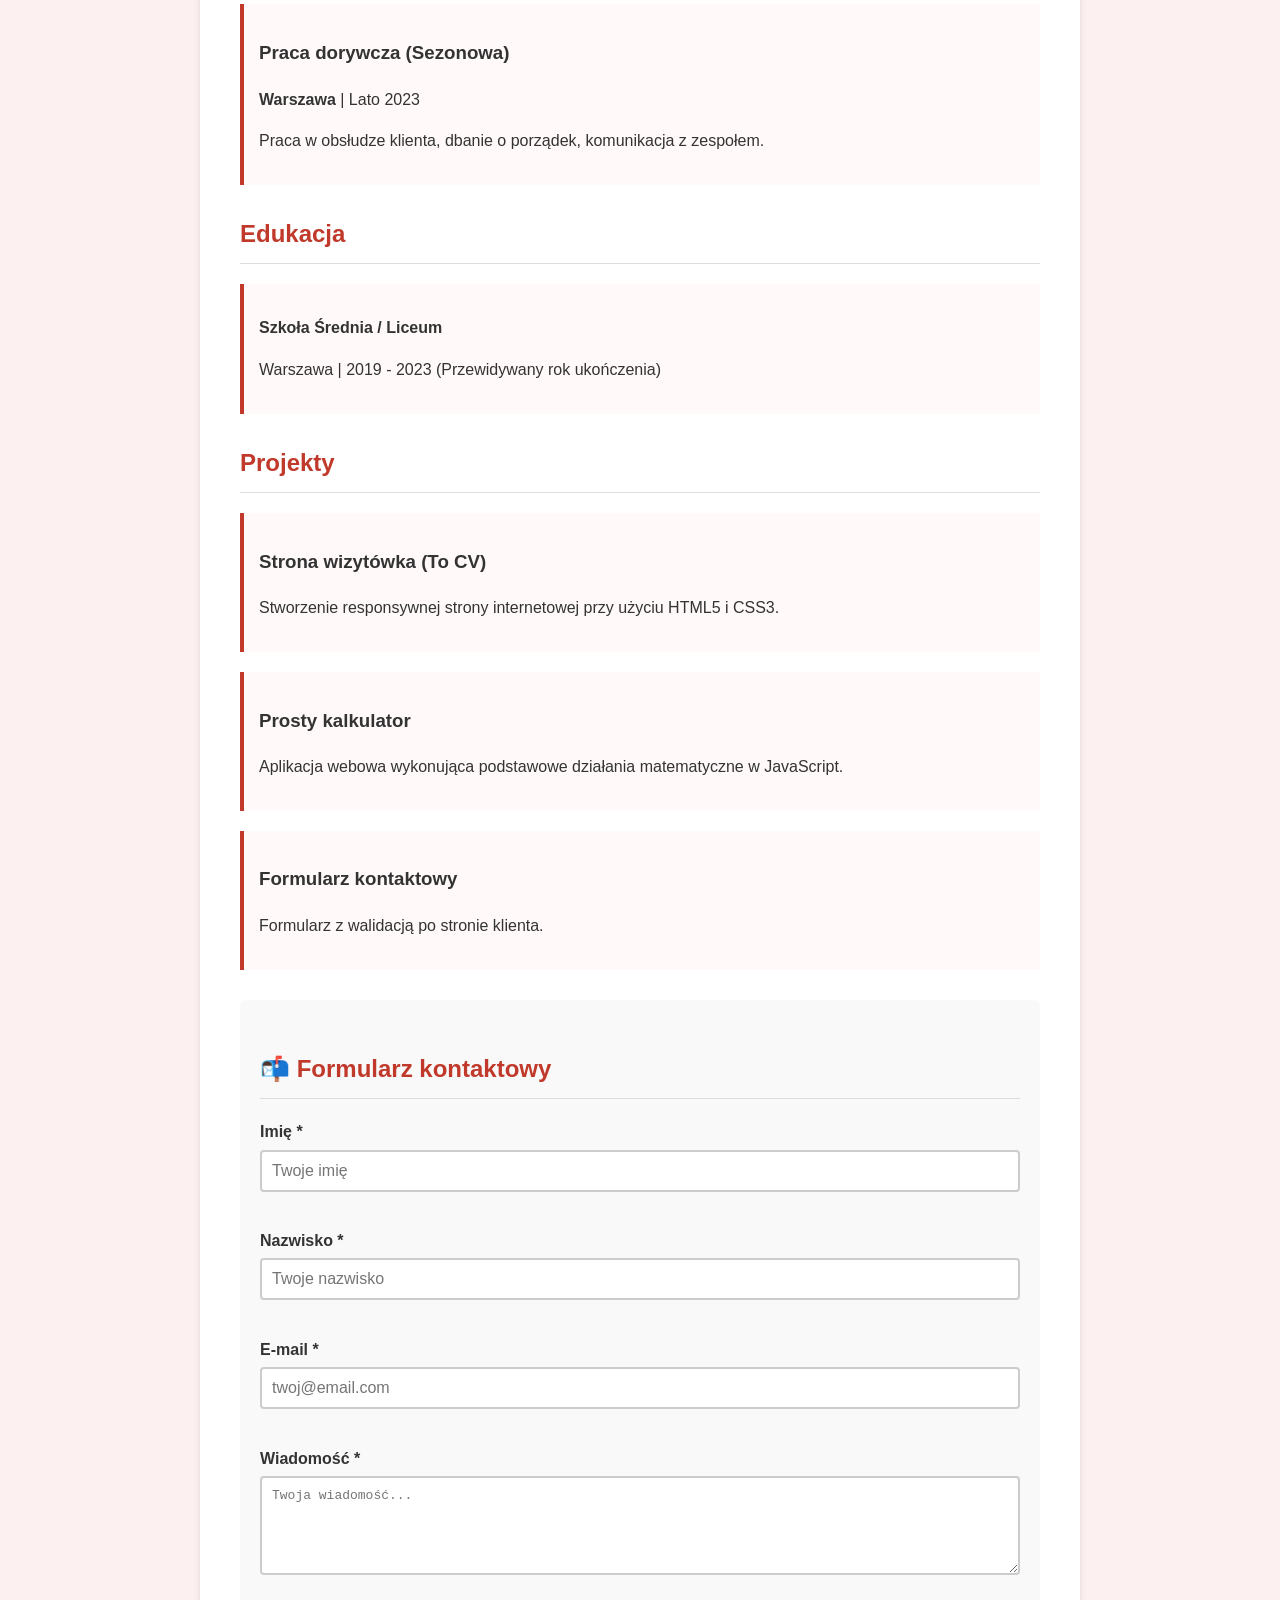
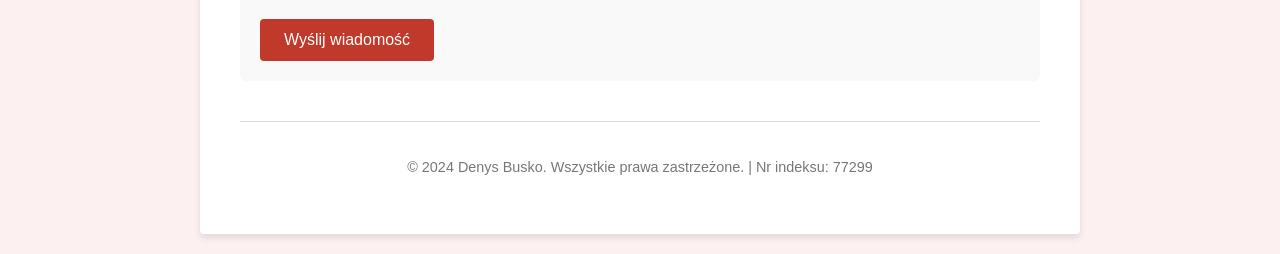
<file: zad6/index.html>
<!DOCTYPE html>
<html lang="pl">
<head>
    <meta charset="UTF-8">
    <meta name="viewport" content="width=device-width, initial-scale=1.0">
    <title>CV - Denys Busko | Zadanie 6</title>
    <link rel="stylesheet" href="red.css">
</head>
<body>
    <div class="container">
        <header>
            <img src="photo.jpg" alt="Denys Busko" id="profile-photo">
            <h1 id="name">Denys Busko</h1>
            <p>Student / Junior Developer</p>
            <p>Nr indeksu: <span id="index-number">77299</span></p>
            
            <div class="theme-buttons">
                <button id="theme-red-btn" onclick="changeTheme('red')">🔴 Czerwony</button>
                <button id="theme-green-btn" onclick="changeTheme('green')">🟢 Zielony</button>
                <button id="toggle-projects-btn" onclick="toggleSection()">🙈 Ukryj Projekty</button>
            </div>
        </header>

        <main>
            <section id="kontakt-section">
                <h2>Kontakt</h2>
                <article>
                    <p>📍 Miasto: <span id="city">Warsaw</span> (Kod pocztowy: <span id="postal-code">77299</span>)</p>
                    <p>📧 Email: <a id="email" href="mailto:denysbusko@gmail.com">denysbusko@gmail.com</a></p>
                    <p>📞 Telefon: <a id="phone" href="tel:+48886422469">+48 886 422 469</a></p>
                    <p>💻 GitHub: <a id="github" href="https://github.com/denys0011" target="_blank">github.com/denys0011</a></p>
                </article>
            </section>

            <section id="o-mnie-section">
                <h2>O mnie</h2>
                <article>
                    <p id="about-text">Mam 18 lat. Mieszkam w Warszawie. Jestem zmotywowany do nauki nowych technologii webowych i rozwoju swoich umiejętności programistycznych. Szukam możliwości zdobycia praktycznego doświadczenia.</p>
                </article>
            </section>

            <section id="umiejetnosci-section">
                <h2>Umiejętności</h2>
                <article>
                    <ul id="skills-list">
                        <!-- Skills will be loaded from JSON -->
                    </ul>
                </article>
            </section>

            <section id="doswiadczenie-section">
                <h2>Doświadczenie</h2>
                <div id="experience-list">
                    <!-- Experience will be loaded from JSON -->
                </div>
            </section>

            <section id="edukacja-section">
                <h2>Edukacja</h2>
                <article>
                    <p><strong>Szkoła Średnia / Liceum</strong></p>
                    <p>Warszawa | 2019 - 2023 (Przewidywany rok ukończenia)</p>
                </article>
            </section>

            <section id="projekty-section">
                <h2>Projekty</h2>
                <div id="projects-list">
                    <!-- Projects will be loaded from JSON -->
                </div>
            </section>

            <section id="kontakt-form-section">
                <h2>📬 Formularz kontaktowy</h2>
                <form id="contact-form">
                    <div class="form-group">
                        <label for="firstName">Imię *</label>
                        <input type="text" id="firstName" name="firstName" placeholder="Twoje imię" required>
                        <span class="error-msg" id="firstName-error"></span>
                    </div>
                    
                    <div class="form-group">
                        <label for="lastName">Nazwisko *</label>
                        <input type="text" id="lastName" name="lastName" placeholder="Twoje nazwisko" required>
                        <span class="error-msg" id="lastName-error"></span>
                    </div>
                    
                    <div class="form-group">
                        <label for="email">E-mail *</label>
                        <input type="email" id="email-form" name="email" placeholder="twoj@email.com" required>
                        <span class="error-msg" id="email-error"></span>
                    </div>
                    
                    <div class="form-group">
                        <label for="message">Wiadomość *</label>
                        <textarea id="message" name="message" rows="5" placeholder="Twoja wiadomość..." required></textarea>
                        <span class="error-msg" id="message-error"></span>
                    </div>
                    
                    <button type="submit" class="submit-btn">Wyślij wiadomość</button>
                    <div class="success-msg" id="success-message">✅ Wiadomość wysłana! (demo)</div>
                </form>
            </section>
        </main>

        <footer>
            <p>© 2024 Denys Busko. Wszystkie prawa zastrzeżone. | Nr indeksu: 77299</p>
        </footer>
    </div>

    <script src="script.js"></script>
</body>
</html>
</file>
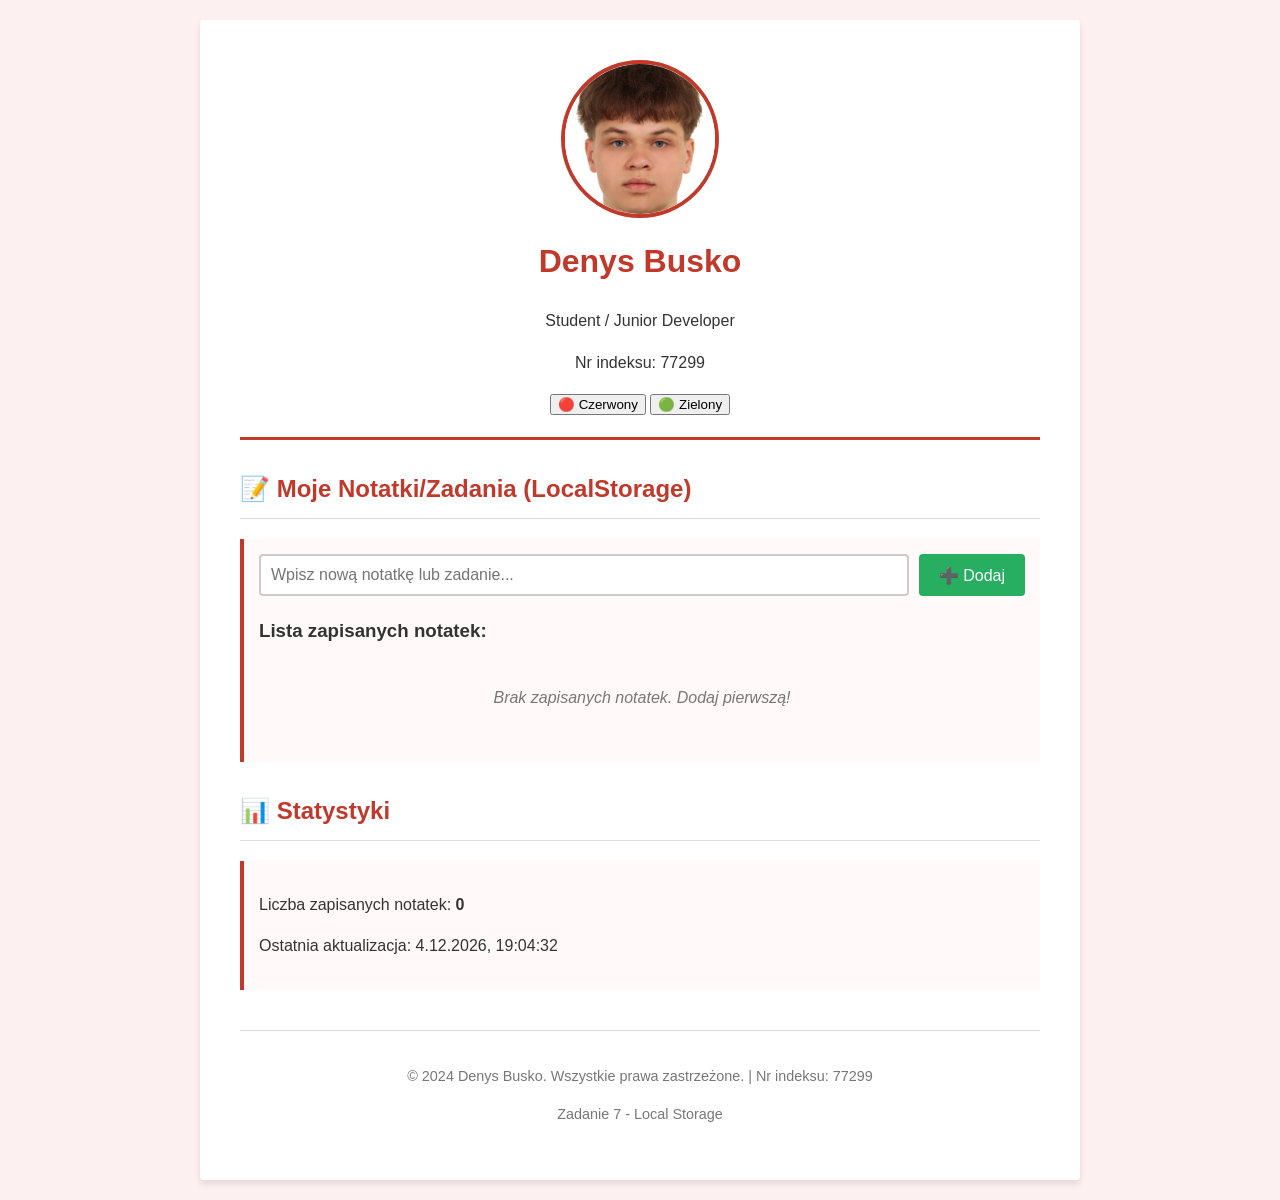
<file: zad7/index.html>
<!DOCTYPE html>
<html lang="pl">
<head>
    <meta charset="UTF-8">
    <meta name="viewport" content="width=device-width, initial-scale=1.0">
    <title>CV - Denys Busko | Zadanie 7</title>
    <link rel="stylesheet" href="red.css">
    <style>
        /* ✅ ZADANIE 7 - Дополнительные стили */
        .task-item {
            display: flex;
            justify-content: space-between;
            align-items: center;
            padding: 10px 15px;
            background-color: #fff;
            border-left: 4px solid #c0392b;
            margin-bottom: 8px;
            border-radius: 4px;
            box-shadow: 0 2px 4px rgba(0,0,0,0.1);
        }
        .task-item.green {
            border-left-color: #2e8b57;
        }
        .delete-btn {
            background-color: #e74c3c;
            color: white;
            border: none;
            padding: 6px 12px;
            border-radius: 4px;
            cursor: pointer;
            margin-left: 10px;
        }
        .delete-btn:hover {
            background-color: #c0392b;
        }
        .add-task-form {
            display: flex;
            gap: 10px;
            margin-bottom: 20px;
        }
        .add-task-form input {
            flex: 1;
            padding: 10px;
            border: 2px solid #ccc;
            border-radius: 4px;
            font-size: 1em;
        }
        .add-btn {
            background-color: #27ae60;
            color: white;
            border: none;
            padding: 10px 20px;
            border-radius: 4px;
            cursor: pointer;
            font-size: 1em;
        }
        .add-btn:hover {
            background-color: #229954;
        }
        .empty-message {
            color: #777;
            font-style: italic;
            text-align: center;
            padding: 20px;
        }
    </style>
</head>
<body>
    <div class="container">
        <header>
            <img src="photo.jpg" alt="Denys Busko">
            <h1>Denys Busko</h1>
            <p>Student / Junior Developer</p>
            <p>Nr indeksu: 77299</p>
            
            <div class="theme-buttons">
                <button id="theme-red-btn">🔴 Czerwony</button>
                <button id="theme-green-btn">🟢 Zielony</button>
            </div>
        </header>

        <main>
            <!-- ✅ ZADANIE 7: Local Storage Section -->
            <section id="notatki-section">
                <h2>📝 Moje Notatki/Zadania (LocalStorage)</h2>
                <article>
                    <form class="add-task-form" id="add-task-form">
                        <input type="text" id="task-input" placeholder="Wpisz nową notatkę lub zadanie..." required>
                        <button type="submit" class="add-btn">➕ Dodaj</button>
                    </form>
                    
                    <h3>Lista zapisanych notatek:</h3>
                    <div id="tasks-list">
                        <!-- Tasks will be loaded from localStorage -->
                    </div>
                    <p class="empty-message" id="empty-msg">Brak zapisanych notatek. Dodaj pierwszą!</p>
                </article>
            </section>

            <section id="stats-section">
                <h2>📊 Statystyki</h2>
                <article>
                    <p>Liczba zapisanych notatek: <strong id="tasks-count">0</strong></p>
                    <p>Ostatnia aktualizacja: <span id="last-update">-</span></p>
                </article>
            </section>
        </main>

        <footer>
            <p>© 2024 Denys Busko. Wszystkie prawa zastrzeżone. | Nr indeksu: 77299</p>
            <p>Zadanie 7 - Local Storage</p>
        </footer>
    </div>

    <script src="script.js"></script>
</body>
</html>
</file>
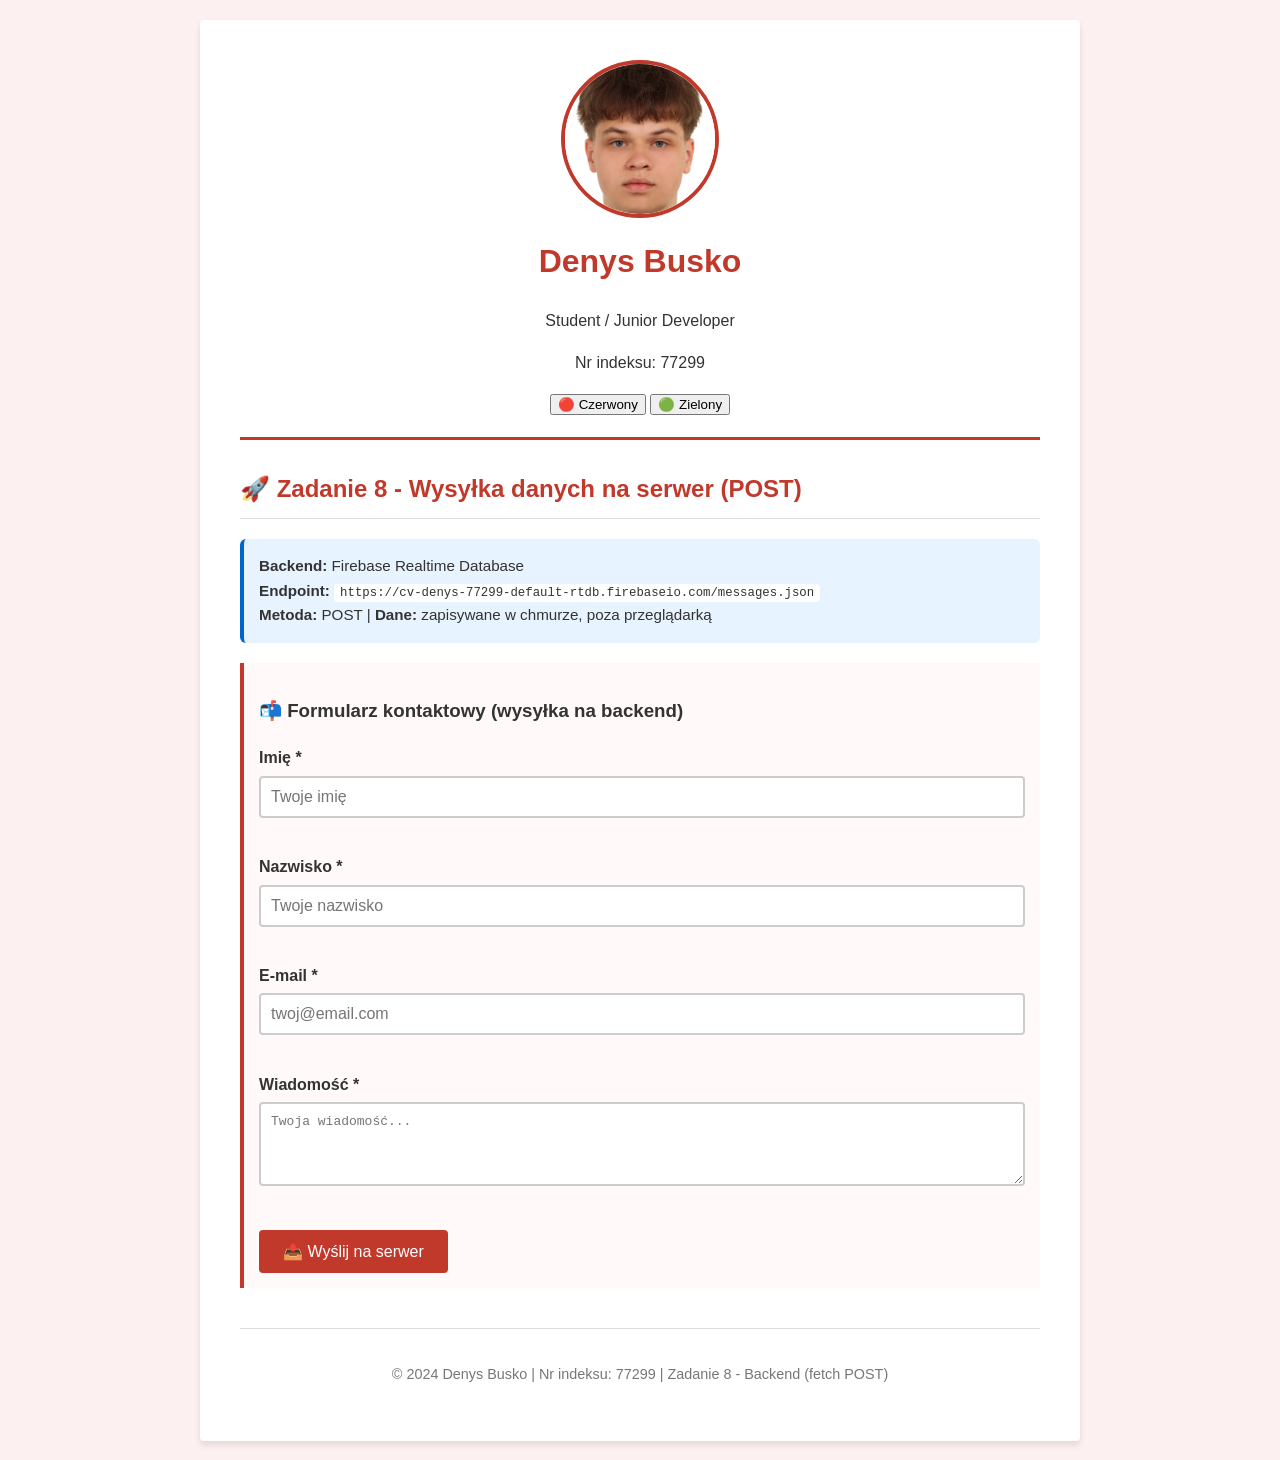
<file: zad8/index.html>
<!DOCTYPE html>
<html lang="pl">
<head>
    <meta charset="UTF-8">
    <meta name="viewport" content="width=device-width, initial-scale=1.0">
    <title>CV - Denys Busko | Zadanie 8</title>
    <link rel="stylesheet" href="red.css">
    <style>
        .status-box {
            margin-top: 15px; padding: 12px; border-radius: 6px; display: none; font-weight: bold;
        }
        .status-box.loading { display: block; background: #fff3cd; color: #856404; border: 1px solid #ffeeba; }
        .status-box.success { display: block; background: #d4edda; color: #155724; border: 1px solid #c3e6cb; }
        .status-box.error { display: block; background: #f8d7da; color: #721c24; border: 1px solid #f5c6cb; }
        .backend-info {
            background: #e7f3ff; padding: 15px; border-radius: 6px; margin-bottom: 20px;
            border-left: 4px solid #0066cc; font-size: 0.95em;
        }
        .backend-info code { background: #fff; padding: 2px 6px; border-radius: 4px; font-family: monospace; }
    </style>
</head>
<body>
    <div class="container">
        <header>
            <img src="photo.jpg" alt="Denys Busko">
            <h1>Denys Busko</h1>
            <p>Student / Junior Developer</p>
            <p>Nr indeksu: 77299</p>
            <div class="theme-buttons">
                <button id="theme-red-btn">🔴 Czerwony</button>
                <button id="theme-green-btn">🟢 Zielony</button>
            </div>
        </header>

        <main>
            <section id="backend-section">
                <h2>🚀 Zadanie 8 - Wysyłka danych na serwer (POST)</h2>
                
                <div class="backend-info">
                    <strong>Backend:</strong> Firebase Realtime Database<br>
                    <strong>Endpoint:</strong> <code>https://cv-denys-77299-default-rtdb.firebaseio.com/messages.json</code><br>
                    <strong>Metoda:</strong> POST | <strong>Dane:</strong> zapisywane w chmurze, poza przeglądarką
                </div>

                <article>
                    <h3>📬 Formularz kontaktowy (wysyłka na backend)</h3>
                    <form id="contact-form-backend">
                        <div class="form-group">
                            <label for="firstName">Imię *</label>
                            <input type="text" id="firstName" placeholder="Twoje imię" required>
                            <span class="error-msg" id="firstName-error"></span>
                        </div>
                        <div class="form-group">
                            <label for="lastName">Nazwisko *</label>
                            <input type="text" id="lastName" placeholder="Twoje nazwisko" required>
                            <span class="error-msg" id="lastName-error"></span>
                        </div>
                        <div class="form-group">
                            <label for="email">E-mail *</label>
                            <input type="email" id="email" placeholder="twoj@email.com" required>
                            <span class="error-msg" id="email-error"></span>
                        </div>
                        <div class="form-group">
                            <label for="message">Wiadomość *</label>
                            <textarea id="message" rows="4" placeholder="Twoja wiadomość..." required></textarea>
                            <span class="error-msg" id="message-error"></span>
                        </div>
                        <button type="submit" class="submit-btn" id="submit-btn">📤 Wyślij na serwer</button>
                        <div id="status-box" class="status-box"></div>
                    </form>
                </article>
            </section>
        </main>

        <footer>
            <p>© 2024 Denys Busko | Nr indeksu: 77299 | Zadanie 8 - Backend (fetch POST)</p>
        </footer>
    </div>
    <script src="script.js"></script>
</body>
</html>
</file>
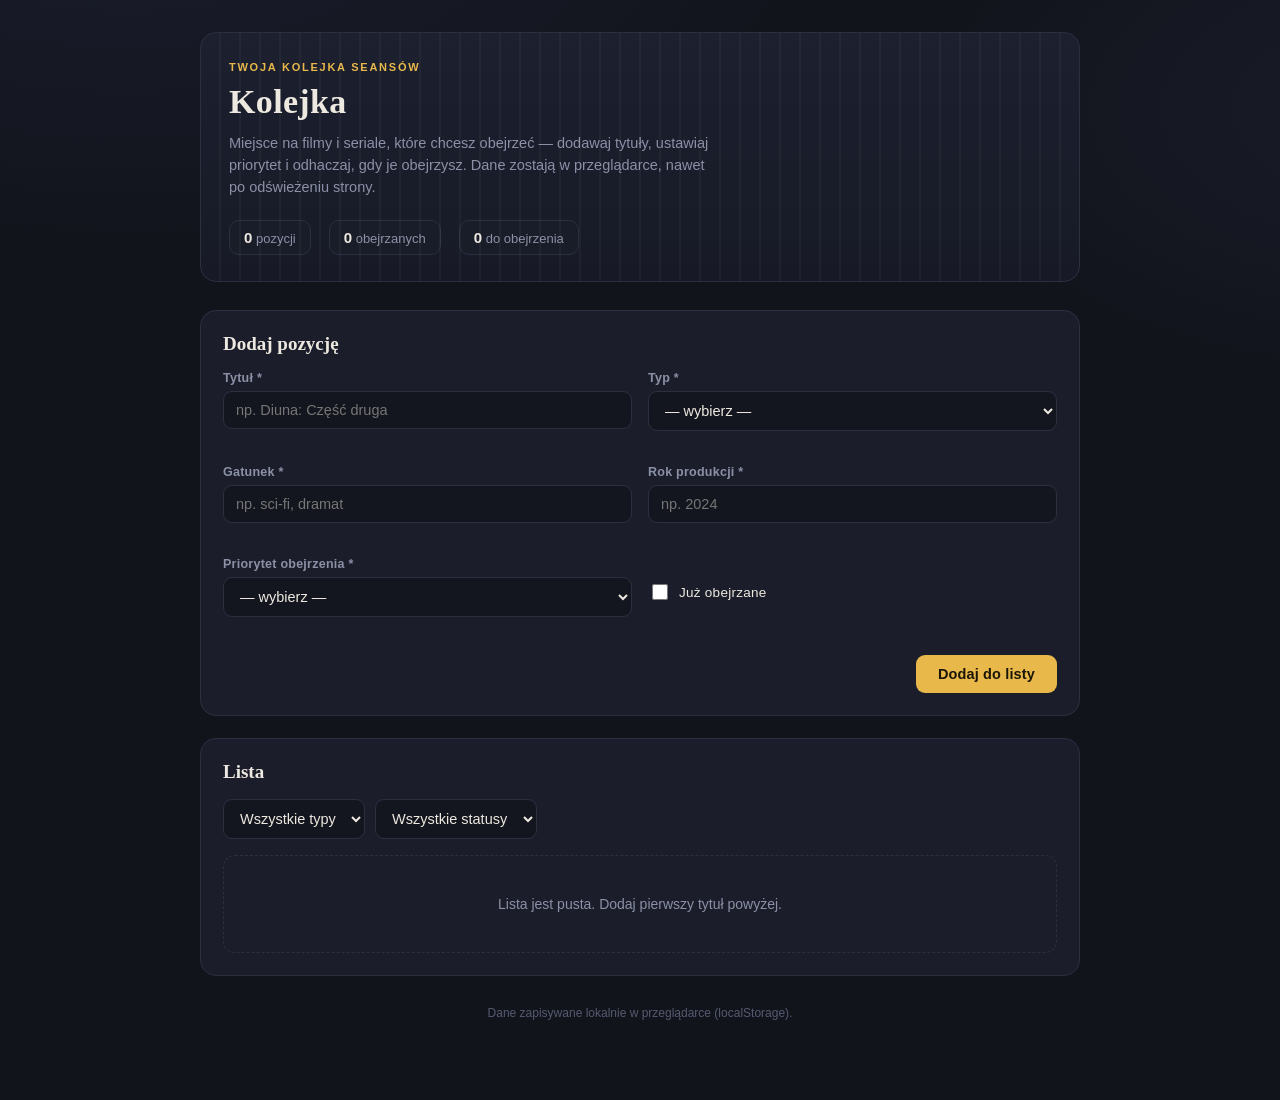
<file: zad_poprawkowe/index.html>
<!DOCTYPE html>
<html lang="pl">
<head>
<meta charset="UTF-8">
<meta name="viewport" content="width=device-width, initial-scale=1.0">
<title>Kolejka — lista filmów i seriali</title>
<style>
  :root{
    --bg: #12141c;
    --card: #1b1e2a;
    --card-2: #21243133;
    --edge: #2b2f40;
    --gold: #e8b84b;
    --gold-dim: #a5822f;
    --teal: #4ec5b0;
    --text: #ede9e0;
    --muted: #8b90a6;
    --danger: #d96b6b;
  }
  *{box-sizing:border-box;}
  html,body{margin:0;padding:0;}
  body{
    background:
      radial-gradient(1200px 600px at 10% -10%, #1a1d2c 0%, transparent 60%),
      radial-gradient(900px 500px at 110% 10%, #191c29 0%, transparent 55%),
      var(--bg);
    color:var(--text);
    font-family: "Inter", -apple-system, BlinkMacSystemFont, "Segoe UI", sans-serif;
    min-height:100vh;
    padding: 32px 16px 80px;
  }
  h1,h2,.display{
    font-family: "Playfair Display", Georgia, "Times New Roman", serif;
  }

  .wrap{ max-width: 880px; margin: 0 auto; }

  header.hero{
    display:flex; flex-direction:column; gap:6px;
    padding: 28px 28px 26px;
    background: linear-gradient(180deg, #1c202f 0%, #171a26 100%);
    border: 1px solid var(--edge);
    border-radius: 16px;
    position: relative;
    overflow:hidden;
    margin-bottom: 28px;
  }
  header.hero::before{
    content:"";
    position:absolute; inset:0;
    background-image: repeating-linear-gradient(90deg, transparent 0 18px, #ffffff09 18px 20px);
    pointer-events:none;
  }
  .eyebrow{
    letter-spacing:.16em; text-transform:uppercase; font-size:11px;
    color:var(--gold); font-weight:600;
  }
  header.hero h1{
    font-size: 34px; margin: 4px 0 6px; font-weight: 700; letter-spacing: .01em;
  }
  header.hero p{ margin:0; color:var(--muted); font-size:14.5px; max-width: 60ch; line-height:1.5;}

  .stats{
    display:flex; gap: 18px; margin-top:16px; flex-wrap:wrap;
  }
  .stat{
    background:var(--card-2);
    border:1px solid var(--edge);
    border-radius:10px;
    padding:8px 14px;
    font-size:13px;
    color:var(--muted);
  }
  .stat b{ color:var(--text); font-size:15px; }

  section.panel{
    background:var(--card);
    border:1px solid var(--edge);
    border-radius: 16px;
    padding: 22px;
    margin-bottom: 22px;
  }
  section.panel h2{
    font-size:19px; margin:0 0 16px; color:var(--text); font-weight:600;
  }

  form#addForm{
    display:grid;
    grid-template-columns: 1fr 1fr;
    gap: 14px 16px;
  }
  .field{ display:flex; flex-direction:column; gap:6px; }
  .field.full{ grid-column: 1 / -1; }
  label{ font-size: 12.5px; color: var(--muted); font-weight:600; letter-spacing:.02em;}
  input[type=text], input[type=number], select{
    background:#14161f;
    border:1px solid var(--edge);
    color: var(--text);
    padding: 10px 12px;
    border-radius:9px;
    font-size:14.5px;
    font-family: inherit;
    outline:none;
    transition: border-color .15s ease, box-shadow .15s ease;
  }
  input:focus, select:focus{
    border-color: var(--gold-dim);
    box-shadow: 0 0 0 3px #e8b84b22;
  }
  input.invalid, select.invalid{
    border-color: var(--danger);
    box-shadow: 0 0 0 3px #d96b6b22;
  }
  .err{ font-size:12px; color:var(--danger); min-height:14px; }

  .checkline{
    display:flex; align-items:center; gap:8px; margin-top: 4px;
  }
  .checkline input{ width:16px; height:16px; accent-color: var(--teal); }
  .checkline label{ color: var(--text); font-size:13.5px; font-weight:500; }

  .actions{ grid-column: 1/-1; display:flex; justify-content:flex-end; margin-top:4px; }
  button.primary{
    background: var(--gold);
    color: #1b1508;
    border:none;
    font-weight:700;
    padding: 11px 22px;
    border-radius: 9px;
    font-size: 14.5px;
    cursor:pointer;
    letter-spacing:.01em;
    transition: transform .1s ease, filter .15s ease;
  }
  button.primary:hover{ filter:brightness(1.08); }
  button.primary:active{ transform: translateY(1px); }

  #toast{
    position:fixed; top:18px; left:50%; transform:translateX(-50%) translateY(-12px);
    background:#20241c; border:1px solid #3d5a3d; color:#bfe3bf;
    padding:11px 18px; border-radius:10px; font-size:13.5px;
    opacity:0; pointer-events:none; transition: all .25s ease;
    z-index:50; box-shadow:0 8px 24px #0006;
  }
  #toast.error{ background:#241c1c; border-color:#5a3d3d; color:#e3bfbf; }
  #toast.show{ opacity:1; transform:translateX(-50%) translateY(0); }

  .filters{
    display:flex; gap:10px; margin-bottom:16px; flex-wrap:wrap;
  }
  .filters select{ min-width:140px; }

  .grid{
    display:grid;
    grid-template-columns: repeat(auto-fill, minmax(230px, 1fr));
    gap: 16px;
  }
  .ticket{
    position:relative;
    background: linear-gradient(180deg, #1e2130 0%, #191c28 100%);
    border:1px solid var(--edge);
    border-radius: 12px;
    padding: 16px 16px 14px;
    display:flex; flex-direction:column; gap:8px;
  }
  .ticket::after{
    content:"";
    position:absolute; left:0; right:0; bottom:38px;
    border-top: 1px dashed #3a3f55;
  }
  .ticket .row1{ display:flex; justify-content:space-between; align-items:flex-start; gap:8px;}
  .ticket .title{ font-family:"Playfair Display", serif; font-size:18px; font-weight:700; line-height:1.25;}
  .badge{
    font-size:10.5px; text-transform:uppercase; letter-spacing:.06em; font-weight:700;
    padding:3px 8px; border-radius:20px; white-space:nowrap;
  }
  .badge.film{ background:#3a2f14; color: var(--gold); }
  .badge.serial{ background:#132c2a; color: var(--teal); }

  .meta{ font-size:12.5px; color:var(--muted); display:flex; gap:10px; flex-wrap:wrap; }
  .prio{ font-weight:700; }
  .prio.wysoki{ color:#e08a8a; }
  .prio.sredni{ color:#e8c14b; }
  .prio.niski{ color:#8fd0a0; }

  .watched{
    font-size:12px; display:flex; align-items:center; gap:6px; color:var(--muted); margin-top:2px;
  }
  .watched.yes{ color: var(--teal); }
  .dot{ width:7px; height:7px; border-radius:50%; background: var(--muted); }
  .watched.yes .dot{ background: var(--teal); }

  .ticket-foot{ display:flex; justify-content:flex-end; margin-top:6px; }
  .del-btn{
    background:transparent; border:1px solid #4a2d2d; color:#e39a9a;
    font-size:12px; padding:6px 12px; border-radius:8px; cursor:pointer;
    transition: background .15s ease;
  }
  .del-btn:hover{ background:#3a1f1f; }

  .empty{
    text-align:center; color:var(--muted); padding: 40px 10px; font-size:14px;
    border: 1px dashed var(--edge); border-radius:12px;
  }

  footer{ text-align:center; color:#565a70; font-size:12px; margin-top:30px; }

  @media (max-width: 560px){
    form#addForm{ grid-template-columns: 1fr; }
    header.hero h1{ font-size:26px; }
    .stats{ gap:10px; }
  }
</style>
</head>
<body>

<div id="toast"></div>

<div class="wrap">

  <header class="hero">
    <span class="eyebrow">Twoja kolejka seansów</span>
    <h1>Kolejka</h1>
    <p>Miejsce na filmy i seriale, które chcesz obejrzeć — dodawaj tytuły, ustawiaj priorytet i odhaczaj, gdy je obejrzysz. Dane zostają w przeglądarce, nawet po odświeżeniu strony.</p>
    <div class="stats">
      <div class="stat"><b id="statTotal">0</b> pozycji</div>
      <div class="stat"><b id="statWatched">0</b> obejrzanych</div>
      <div class="stat"><b id="statPending">0</b> do obejrzenia</div>
    </div>
  </header>

  <section class="panel">
    <h2>Dodaj pozycję</h2>
    <form id="addForm" novalidate>
      <div class="field">
        <label for="title">Tytuł *</label>
        <input type="text" id="title" placeholder="np. Diuna: Część druga">
        <div class="err" id="err-title"></div>
      </div>

      <div class="field">
        <label for="type">Typ *</label>
        <select id="type">
          <option value="">— wybierz —</option>
          <option value="Film">Film</option>
          <option value="Serial">Serial</option>
        </select>
        <div class="err" id="err-type"></div>
      </div>

      <div class="field">
        <label for="genre">Gatunek *</label>
        <input type="text" id="genre" placeholder="np. sci-fi, dramat">
        <div class="err" id="err-genre"></div>
      </div>

      <div class="field">
        <label for="year">Rok produkcji *</label>
        <input type="number" id="year" placeholder="np. 2024" min="1900" max="2100">
        <div class="err" id="err-year"></div>
      </div>

      <div class="field">
        <label for="priority">Priorytet obejrzenia *</label>
        <select id="priority">
          <option value="">— wybierz —</option>
          <option value="Wysoki">Wysoki</option>
          <option value="Średni">Średni</option>
          <option value="Niski">Niski</option>
        </select>
        <div class="err" id="err-priority"></div>
      </div>

      <div class="field">
        <label>&nbsp;</label>
        <div class="checkline">
          <input type="checkbox" id="watched">
          <label for="watched">Już obejrzane</label>
        </div>
      </div>

      <div class="actions">
        <button type="submit" class="primary">Dodaj do listy</button>
      </div>
    </form>
  </section>

  <section class="panel">
    <h2>Lista</h2>
    <div class="filters">
      <select id="filterType">
        <option value="all">Wszystkie typy</option>
        <option value="Film">Tylko filmy</option>
        <option value="Serial">Tylko seriale</option>
      </select>
      <select id="filterWatched">
        <option value="all">Wszystkie statusy</option>
        <option value="yes">Obejrzane</option>
        <option value="no">Do obejrzenia</option>
      </select>
    </div>
    <div class="grid" id="grid"></div>
    <div class="empty" id="emptyState" style="display:none;">Lista jest pusta. Dodaj pierwszy tytuł powyżej.</div>
  </section>

  <footer>Dane zapisywane lokalnie w przeglądarce (localStorage).</footer>
</div>

<script>
/* ---------- Storage layer ---------- */
const STORAGE_KEY = "watchlist_items_v1";

function loadItems(){
  try{
    const raw = localStorage.getItem(STORAGE_KEY);
    return raw ? JSON.parse(raw) : [];
  }catch(e){
    console.error("Błąd odczytu danych:", e);
    return [];
  }
}

function saveItems(items){
  localStorage.setItem(STORAGE_KEY, JSON.stringify(items));
}

let items = loadItems();

/* ---------- Toast messages ---------- */
let toastTimer = null;
function showToast(msg, type = "success"){
  const t = document.getElementById("toast");
  t.textContent = msg;
  t.className = type === "error" ? "error show" : "show";
  clearTimeout(toastTimer);
  toastTimer = setTimeout(() => { t.className = t.className.replace("show",""); }, 2600);
}

/* ---------- Validation ---------- */
function validate(){
  let valid = true;
  const fields = ["title","type","genre","year","priority"];
  fields.forEach(id => {
    document.getElementById(id).classList.remove("invalid");
    document.getElementById("err-" + id).textContent = "";
  });

  const title = document.getElementById("title").value.trim();
  const type = document.getElementById("type").value;
  const genre = document.getElementById("genre").value.trim();
  const year = document.getElementById("year").value;
  const priority = document.getElementById("priority").value;

  if(title.length < 2){
    setError("title", "Tytuł musi mieć co najmniej 2 znaki.");
    valid = false;
  }
  if(!type){
    setError("type", "Wybierz typ.");
    valid = false;
  }
  if(genre.length < 2){
    setError("genre", "Podaj gatunek.");
    valid = false;
  }
  const yearNum = Number(year);
  if(!year || isNaN(yearNum) || yearNum < 1900 || yearNum > 2100){
    setError("year", "Podaj poprawny rok (1900–2100).");
    valid = false;
  }
  if(!priority){
    setError("priority", "Wybierz priorytet.");
    valid = false;
  }

  return valid;
}

function setError(id, msg){
  document.getElementById(id).classList.add("invalid");
  document.getElementById("err-" + id).textContent = msg;
}

/* ---------- Add item ---------- */
document.getElementById("addForm").addEventListener("submit", function(e){
  e.preventDefault();
  if(!validate()){
    showToast("Popraw zaznaczone pola formularza.", "error");
    return;
  }

  const item = {
    id: Date.now().toString(36) + Math.random().toString(36).slice(2,7),
    title: document.getElementById("title").value.trim(),
    type: document.getElementById("type").value,
    genre: document.getElementById("genre").value.trim(),
    year: document.getElementById("year").value,
    priority: document.getElementById("priority").value,
    watched: document.getElementById("watched").checked
  };

  items.unshift(item);
  saveItems(items);
  render();
  showToast("Dodano „" + item.title + "” do listy.");
  this.reset();
});

/* ---------- Delete item ---------- */
function deleteItem(id){
  const item = items.find(i => i.id === id);
  items = items.filter(i => i.id !== id);
  saveItems(items);
  render();
  showToast(item ? "Usunięto „" + item.title + "”." : "Usunięto pozycję.");
}

/* ---------- Filters ---------- */
document.getElementById("filterType").addEventListener("change", render);
document.getElementById("filterWatched").addEventListener("change", render);

/* ---------- Render ---------- */
function render(){
  const grid = document.getElementById("grid");
  const empty = document.getElementById("emptyState");
  const ftype = document.getElementById("filterType").value;
  const fwatched = document.getElementById("filterWatched").value;

  let visible = items.filter(i => {
    if(ftype !== "all" && i.type !== ftype) return false;
    if(fwatched === "yes" && !i.watched) return false;
    if(fwatched === "no" && i.watched) return false;
    return true;
  });

  grid.innerHTML = "";

  if(visible.length === 0){
    empty.style.display = "block";
  }else{
    empty.style.display = "none";
    visible.forEach(i => grid.appendChild(renderTicket(i)));
  }

  document.getElementById("statTotal").textContent = items.length;
  document.getElementById("statWatched").textContent = items.filter(i => i.watched).length;
  document.getElementById("statPending").textContent = items.filter(i => !i.watched).length;
}

function renderTicket(i){
  const el = document.createElement("div");
  el.className = "ticket";

  const prioClass = i.priority === "Wysoki" ? "wysoki" : (i.priority === "Średni" ? "sredni" : "niski");
  const typeClass = i.type === "Film" ? "film" : "serial";

  el.innerHTML = `
    <div class="row1">
      <div class="title">${escapeHtml(i.title)}</div>
      <span class="badge ${typeClass}">${escapeHtml(i.type)}</span>
    </div>
    <div class="meta">
      <span>${escapeHtml(i.genre)}</span>
      <span>•</span>
      <span>${escapeHtml(i.year)}</span>
      <span>•</span>
      <span class="prio ${prioClass}">${escapeHtml(i.priority)}</span>
    </div>
    <div class="watched ${i.watched ? 'yes' : ''}">
      <span class="dot"></span>
      ${i.watched ? "Obejrzane" : "Do obejrzenia"}
    </div>
    <div class="ticket-foot">
      <button class="del-btn" type="button">Usuń</button>
    </div>
  `;

  el.querySelector(".del-btn").addEventListener("click", () => deleteItem(i.id));
  return el;
}

function escapeHtml(str){
  const d = document.createElement("div");
  d.textContent = String(str);
  return d.innerHTML;
}

/* ---------- Init ---------- */
render();
</script>

</body>
</html>
</file>
<file: zad2_css/styles.css>
body {
    font-family: 'Verdana', 'Geneva', sans-serif;
    background-color: #f0f2f0;
    color: #333;
    line-height: 1.6;
    margin: 0;
    padding: 20px; /* 3. Marginesy dla body */
}


.container {
    max-width: 800px;
    margin: 0 auto; /* Wyśrodkowanie */
    background-color: #ffffff;
    padding: 40px; /* 3. Padding dla sekcji */
    border-radius: 8px;
    box-shadow: 0 4px 6px rgba(0,0,0,0.1);
}


header {
    text-align: center;
    border-bottom: 3px solid #2e8b57;
    padding-bottom: 20px;
    margin-bottom: 30px;
}

header h1 {
    color: #2e8b57; /* Zielony nagłówek H1 */
    margin-top: 10px;
}

header img {
    width: 150px;
    height: 150px;
    border-radius: 50%;
    object-fit: cover;
    border: 4px solid #2e8b57; /* Zielona ramka wokół zdjęcia */
}


h2 {
    color: #2e8b57; /* Zielony kolor dla H2 */
    border-bottom: 1px solid #ddd;
    padding-bottom: 10px;
    margin-top: 30px;
}


ul {
    list-style-type: square;
    padding-left: 20px;
}


a {
    color: #2e8b57; /* Zielone linki */
    text-decoration: none;
    font-weight: bold;
}

a:hover {
    text-decoration: underline;
    color: #1e5c39; /* Ciemniejsza zieleń po najechaniu */
}


article {
    margin-bottom: 20px;
    padding-left: 15px;
    border-left: 4px solid #2e8b57; /* Zielony pasek z boku */
    background-color: #f9fff9;
    padding: 15px;
}


footer {
    text-align: center;
    margin-top: 40px;
    padding-top: 20px;
    border-top: 1px solid #ddd;
    color: #777;
    font-size: 0.9em;
}
</file>
<file: zad3_css/red.css>
body {
  font-family: 'Verdana', 'Geneva', sans-serif;
  background-color: #fdf0f0; /* Jasny róż/czerwony odcień tła */
  color: #333;
  line-height: 1.6;
  margin: 0;
  padding: 20px;
}
.container {
  max-width: 800px;
  margin: 0 auto;
  background-color: #ffffff;
  padding: 40px;
  border-radius: 4px; /* 🔹 Różnica: mniejsze zaokrąglenie (w green.css: 8px) */
  box-shadow: 0 4px 6px rgba(0,0,0,0.1);
}
header {
  text-align: center;
  border-bottom: 3px solid #c0392b;
  padding-bottom: 20px;
  margin-bottom: 30px;
}
header h1 {
  color: #c0392b;
  margin-top: 10px;
}
header img {
  width: 150px;
  height: 150px;
  border-radius: 50%;
  object-fit: cover;
  border: 4px solid #c0392b;
}
h2 {
  color: #c0392b;
  border-bottom: 1px solid #ddd;
  padding-bottom: 10px;
  margin-top: 30px;
}
ul {
  list-style-type: square;
  padding-left: 20px;
}
a {
  color: #c0392b;
  text-decoration: none;
  font-weight: bold;
}
a:hover {
  text-decoration: underline;
  color: #922b21;
}
article {
  margin-bottom: 20px;
  padding-left: 15px;
  border-left: 4px solid #c0392b;
  background-color: #fff9f9; /* 🔹 Różnica: jasnoczerwone tło artykułu */
  padding: 15px;
}
footer {
  text-align: center;
  margin-top: 40px;
  padding-top: 20px;
  border-top: 1px solid #ddd;
  color: #777;
  font-size: 0.9em;
}
</file>
<file: zad4_interakcja/red.css>
body {
  font-family: 'Verdana', 'Geneva', sans-serif;
  background-color: #fdf0f0; /* Jasny róż/czerwony odcień tła */
  color: #333;
  line-height: 1.6;
  margin: 0;
  padding: 20px;
}
.container {
  max-width: 800px;
  margin: 0 auto;
  background-color: #ffffff;
  padding: 40px;
  border-radius: 4px; /* 🔹 Różnica: mniejsze zaokrąglenie (w green.css: 8px) */
  box-shadow: 0 4px 6px rgba(0,0,0,0.1);
}
header {
  text-align: center;
  border-bottom: 3px solid #c0392b;
  padding-bottom: 20px;
  margin-bottom: 30px;
}
header h1 {
  color: #c0392b;
  margin-top: 10px;
}
header img {
  width: 150px;
  height: 150px;
  border-radius: 50%;
  object-fit: cover;
  border: 4px solid #c0392b;
}
h2 {
  color: #c0392b;
  border-bottom: 1px solid #ddd;
  padding-bottom: 10px;
  margin-top: 30px;
}
ul {
  list-style-type: square;
  padding-left: 20px;
}
a {
  color: #c0392b;
  text-decoration: none;
  font-weight: bold;
}
a:hover {
  text-decoration: underline;
  color: #922b21;
}
article {
  margin-bottom: 20px;
  padding-left: 15px;
  border-left: 4px solid #c0392b;
  background-color: #fff9f9; /* 🔹 Różnica: jasnoczerwone tło artykułu */
  padding: 15px;
}
footer {
  text-align: center;
  margin-top: 40px;
  padding-top: 20px;
  border-top: 1px solid #ddd;
  color: #777;
  font-size: 0.9em;
}
</file>
<file: zad5/green.css>
body {
  font-family: 'Verdana', 'Geneva', sans-serif;
  background-color: #f0f2f0;
  color: #333;
  line-height: 1.6;
  margin: 0;
  padding: 20px;
}
.container {
  max-width: 800px;
  margin: 0 auto;
  background-color: #ffffff;
  padding: 40px;
  border-radius: 8px;
  box-shadow: 0 4px 6px rgba(0,0,0,0.1);
}
header {
  text-align: center;
  border-bottom: 3px solid #2e8b57;
  padding-bottom: 20px;
  margin-bottom: 30px;
}
header h1 {
  color: #2e8b57;
  margin-top: 10px;
}
header img {
  width: 150px;
  height: 150px;
  border-radius: 50%;
  object-fit: cover;
  border: 4px solid #2e8b57;
}
h2 {
  color: #2e8b57;
  border-bottom: 1px solid #ddd;
  padding-bottom: 10px;
  margin-top: 30px;
}
ul {
  list-style-type: square;
  padding-left: 20px;
}
a {
  color: #2e8b57;
  text-decoration: none;
  font-weight: bold;
}
a:hover {
  text-decoration: underline;
  color: #1e5c39;
}
article {
  margin-bottom: 20px;
  padding-left: 15px;
  border-left: 4px solid #2e8b57;
  background-color: #f9fff9;
  padding: 15px;
}
footer {
  text-align: center;
  margin-top: 40px;
  padding-top: 20px;
  border-top: 1px solid #ddd;
  color: #777;
  font-size: 0.9em;
}

/* ✅ ZADANIE 5 - Style formularza (green) */
#kontakt-form-section {
  margin-top: 30px;
  padding: 20px;
  background-color: #f9f9f9;
  border-radius: 6px;
}
.form-group {
  margin-bottom: 15px;
}
.form-group label {
  display: block;
  margin-bottom: 5px;
  font-weight: bold;
  color: inherit;
}
.form-group input,
.form-group textarea {
  width: 100%;
  padding: 10px;
  border: 2px solid #ccc;
  border-radius: 4px;
  font-size: 1em;
  box-sizing: border-box;
  transition: border-color 0.3s;
}
.form-group input:focus,
.form-group textarea:focus {
  outline: none;
  border-color: #2e8b57;
}
.form-group input.error,
.form-group textarea.error {
  border-color: #e74c3c;
  background-color: #fff5f5;
}
.form-group input:valid:not(:placeholder-shown) {
  border-color: #27ae60;
}
.error-msg {
  display: block;
  color: #e74c3c;
  font-size: 0.9em;
  margin-top: 4px;
  min-height: 1.2em;
}
.submit-btn {
  background-color: #2e8b57;
  color: white;
  padding: 12px 24px;
  border: none;
  border-radius: 4px;
  cursor: pointer;
  font-size: 1em;
  transition: background-color 0.3s;
}
.submit-btn:hover {
  background-color: #1e5c39;
}
.success-msg {
  display: none;
  margin-top: 15px;
  color: #27ae60;
  font-weight: bold;
  background-color: #e8f5e9;
  padding: 10px;
  border-radius: 4px;
}
.success-msg.show {
  display: block;
}
</file>
<file: zad6/red.css>
body {
  font-family: 'Verdana', 'Geneva', sans-serif;
  background-color: #fdf0f0;
  color: #333;
  line-height: 1.6;
  margin: 0;
  padding: 20px;
}
.container {
  max-width: 800px;
  margin: 0 auto;
  background-color: #ffffff;
  padding: 40px;
  border-radius: 4px;
  box-shadow: 0 4px 6px rgba(0,0,0,0.1);
}
header {
  text-align: center;
  border-bottom: 3px solid #c0392b;
  padding-bottom: 20px;
  margin-bottom: 30px;
}
header h1 {
  color: #c0392b;
  margin-top: 10px;
}
header img {
  width: 150px;
  height: 150px;
  border-radius: 50%;
  object-fit: cover;
  border: 4px solid #c0392b;
}
h2 {
  color: #c0392b;
  border-bottom: 1px solid #ddd;
  padding-bottom: 10px;
  margin-top: 30px;
}
ul {
  list-style-type: square;
  padding-left: 20px;
}
a {
  color: #c0392b;
  text-decoration: none;
  font-weight: bold;
}
a:hover {
  text-decoration: underline;
  color: #922b21;
}
article {
  margin-bottom: 20px;
  padding-left: 15px;
  border-left: 4px solid #c0392b;
  background-color: #fff9f9;
  padding: 15px;
}
footer {
  text-align: center;
  margin-top: 40px;
  padding-top: 20px;
  border-top: 1px solid #ddd;
  color: #777;
  font-size: 0.9em;
}

/* ✅ ZADANIE 5 - Style formularza (red) */
#kontakt-form-section {
  margin-top: 30px;
  padding: 20px;
  background-color: #f9f9f9;
  border-radius: 6px;
}
.form-group {
  margin-bottom: 15px;
}
.form-group label {
  display: block;
  margin-bottom: 5px;
  font-weight: bold;
  color: inherit;
}
.form-group input,
.form-group textarea {
  width: 100%;
  padding: 10px;
  border: 2px solid #ccc;
  border-radius: 4px;
  font-size: 1em;
  box-sizing: border-box;
  transition: border-color 0.3s;
}
.form-group input:focus,
.form-group textarea:focus {
  outline: none;
  border-color: #c0392b;
}
.form-group input.error,
.form-group textarea.error {
  border-color: #e74c3c;
  background-color: #fff5f5;
}
.form-group input:valid:not(:placeholder-shown) {
  border-color: #27ae60;
}
.error-msg {
  display: block;
  color: #e74c3c;
  font-size: 0.9em;
  margin-top: 4px;
  min-height: 1.2em;
}
.submit-btn {
  background-color: #c0392b;
  color: white;
  padding: 12px 24px;
  border: none;
  border-radius: 4px;
  cursor: pointer;
  font-size: 1em;
  transition: background-color 0.3s;
}
.submit-btn:hover {
  background-color: #922b21;
}
.success-msg {
  display: none;
  margin-top: 15px;
  color: #27ae60;
  font-weight: bold;
  background-color: #e8f5e9;
  padding: 10px;
  border-radius: 4px;
}
.success-msg.show {
  display: block;
}
</file>
<file: zad7/red.css>
body {
  font-family: 'Verdana', 'Geneva', sans-serif;
  background-color: #fdf0f0;
  color: #333;
  line-height: 1.6;
  margin: 0;
  padding: 20px;
}
.container {
  max-width: 800px;
  margin: 0 auto;
  background-color: #ffffff;
  padding: 40px;
  border-radius: 4px;
  box-shadow: 0 4px 6px rgba(0,0,0,0.1);
}
header {
  text-align: center;
  border-bottom: 3px solid #c0392b;
  padding-bottom: 20px;
  margin-bottom: 30px;
}
header h1 {
  color: #c0392b;
  margin-top: 10px;
}
header img {
  width: 150px;
  height: 150px;
  border-radius: 50%;
  object-fit: cover;
  border: 4px solid #c0392b;
}
h2 {
  color: #c0392b;
  border-bottom: 1px solid #ddd;
  padding-bottom: 10px;
  margin-top: 30px;
}
ul {
  list-style-type: square;
  padding-left: 20px;
}
a {
  color: #c0392b;
  text-decoration: none;
  font-weight: bold;
}
a:hover {
  text-decoration: underline;
  color: #922b21;
}
article {
  margin-bottom: 20px;
  padding-left: 15px;
  border-left: 4px solid #c0392b;
  background-color: #fff9f9;
  padding: 15px;
}
footer {
  text-align: center;
  margin-top: 40px;
  padding-top: 20px;
  border-top: 1px solid #ddd;
  color: #777;
  font-size: 0.9em;
}

/* ✅ ZADANIE 5 - Style formularza (red) */
#kontakt-form-section {
  margin-top: 30px;
  padding: 20px;
  background-color: #f9f9f9;
  border-radius: 6px;
}
.form-group {
  margin-bottom: 15px;
}
.form-group label {
  display: block;
  margin-bottom: 5px;
  font-weight: bold;
  color: inherit;
}
.form-group input,
.form-group textarea {
  width: 100%;
  padding: 10px;
  border: 2px solid #ccc;
  border-radius: 4px;
  font-size: 1em;
  box-sizing: border-box;
  transition: border-color 0.3s;
}
.form-group input:focus,
.form-group textarea:focus {
  outline: none;
  border-color: #c0392b;
}
.form-group input.error,
.form-group textarea.error {
  border-color: #e74c3c;
  background-color: #fff5f5;
}
.form-group input:valid:not(:placeholder-shown) {
  border-color: #27ae60;
}
.error-msg {
  display: block;
  color: #e74c3c;
  font-size: 0.9em;
  margin-top: 4px;
  min-height: 1.2em;
}
.submit-btn {
  background-color: #c0392b;
  color: white;
  padding: 12px 24px;
  border: none;
  border-radius: 4px;
  cursor: pointer;
  font-size: 1em;
  transition: background-color 0.3s;
}
.submit-btn:hover {
  background-color: #922b21;
}
.success-msg {
  display: none;
  margin-top: 15px;
  color: #27ae60;
  font-weight: bold;
  background-color: #e8f5e9;
  padding: 10px;
  border-radius: 4px;
}
.success-msg.show {
  display: block;
}
</file>
<file: zad8/red.css>
body {
  font-family: 'Verdana', 'Geneva', sans-serif;
  background-color: #fdf0f0;
  color: #333;
  line-height: 1.6;
  margin: 0;
  padding: 20px;
}
.container {
  max-width: 800px;
  margin: 0 auto;
  background-color: #ffffff;
  padding: 40px;
  border-radius: 4px;
  box-shadow: 0 4px 6px rgba(0,0,0,0.1);
}
header {
  text-align: center;
  border-bottom: 3px solid #c0392b;
  padding-bottom: 20px;
  margin-bottom: 30px;
}
header h1 {
  color: #c0392b;
  margin-top: 10px;
}
header img {
  width: 150px;
  height: 150px;
  border-radius: 50%;
  object-fit: cover;
  border: 4px solid #c0392b;
}
h2 {
  color: #c0392b;
  border-bottom: 1px solid #ddd;
  padding-bottom: 10px;
  margin-top: 30px;
}
ul {
  list-style-type: square;
  padding-left: 20px;
}
a {
  color: #c0392b;
  text-decoration: none;
  font-weight: bold;
}
a:hover {
  text-decoration: underline;
  color: #922b21;
}
article {
  margin-bottom: 20px;
  padding-left: 15px;
  border-left: 4px solid #c0392b;
  background-color: #fff9f9;
  padding: 15px;
}
footer {
  text-align: center;
  margin-top: 40px;
  padding-top: 20px;
  border-top: 1px solid #ddd;
  color: #777;
  font-size: 0.9em;
}

/* ✅ ZADANIE 5 - Style formularza (red) */
#kontakt-form-section {
  margin-top: 30px;
  padding: 20px;
  background-color: #f9f9f9;
  border-radius: 6px;
}
.form-group {
  margin-bottom: 15px;
}
.form-group label {
  display: block;
  margin-bottom: 5px;
  font-weight: bold;
  color: inherit;
}
.form-group input,
.form-group textarea {
  width: 100%;
  padding: 10px;
  border: 2px solid #ccc;
  border-radius: 4px;
  font-size: 1em;
  box-sizing: border-box;
  transition: border-color 0.3s;
}
.form-group input:focus,
.form-group textarea:focus {
  outline: none;
  border-color: #c0392b;
}
.form-group input.error,
.form-group textarea.error {
  border-color: #e74c3c;
  background-color: #fff5f5;
}
.form-group input:valid:not(:placeholder-shown) {
  border-color: #27ae60;
}
.error-msg {
  display: block;
  color: #e74c3c;
  font-size: 0.9em;
  margin-top: 4px;
  min-height: 1.2em;
}
.submit-btn {
  background-color: #c0392b;
  color: white;
  padding: 12px 24px;
  border: none;
  border-radius: 4px;
  cursor: pointer;
  font-size: 1em;
  transition: background-color 0.3s;
}
.submit-btn:hover {
  background-color: #922b21;
}
.success-msg {
  display: none;
  margin-top: 15px;
  color: #27ae60;
  font-weight: bold;
  background-color: #e8f5e9;
  padding: 10px;
  border-radius: 4px;
}
.success-msg.show {
  display: block;
}
</file>
